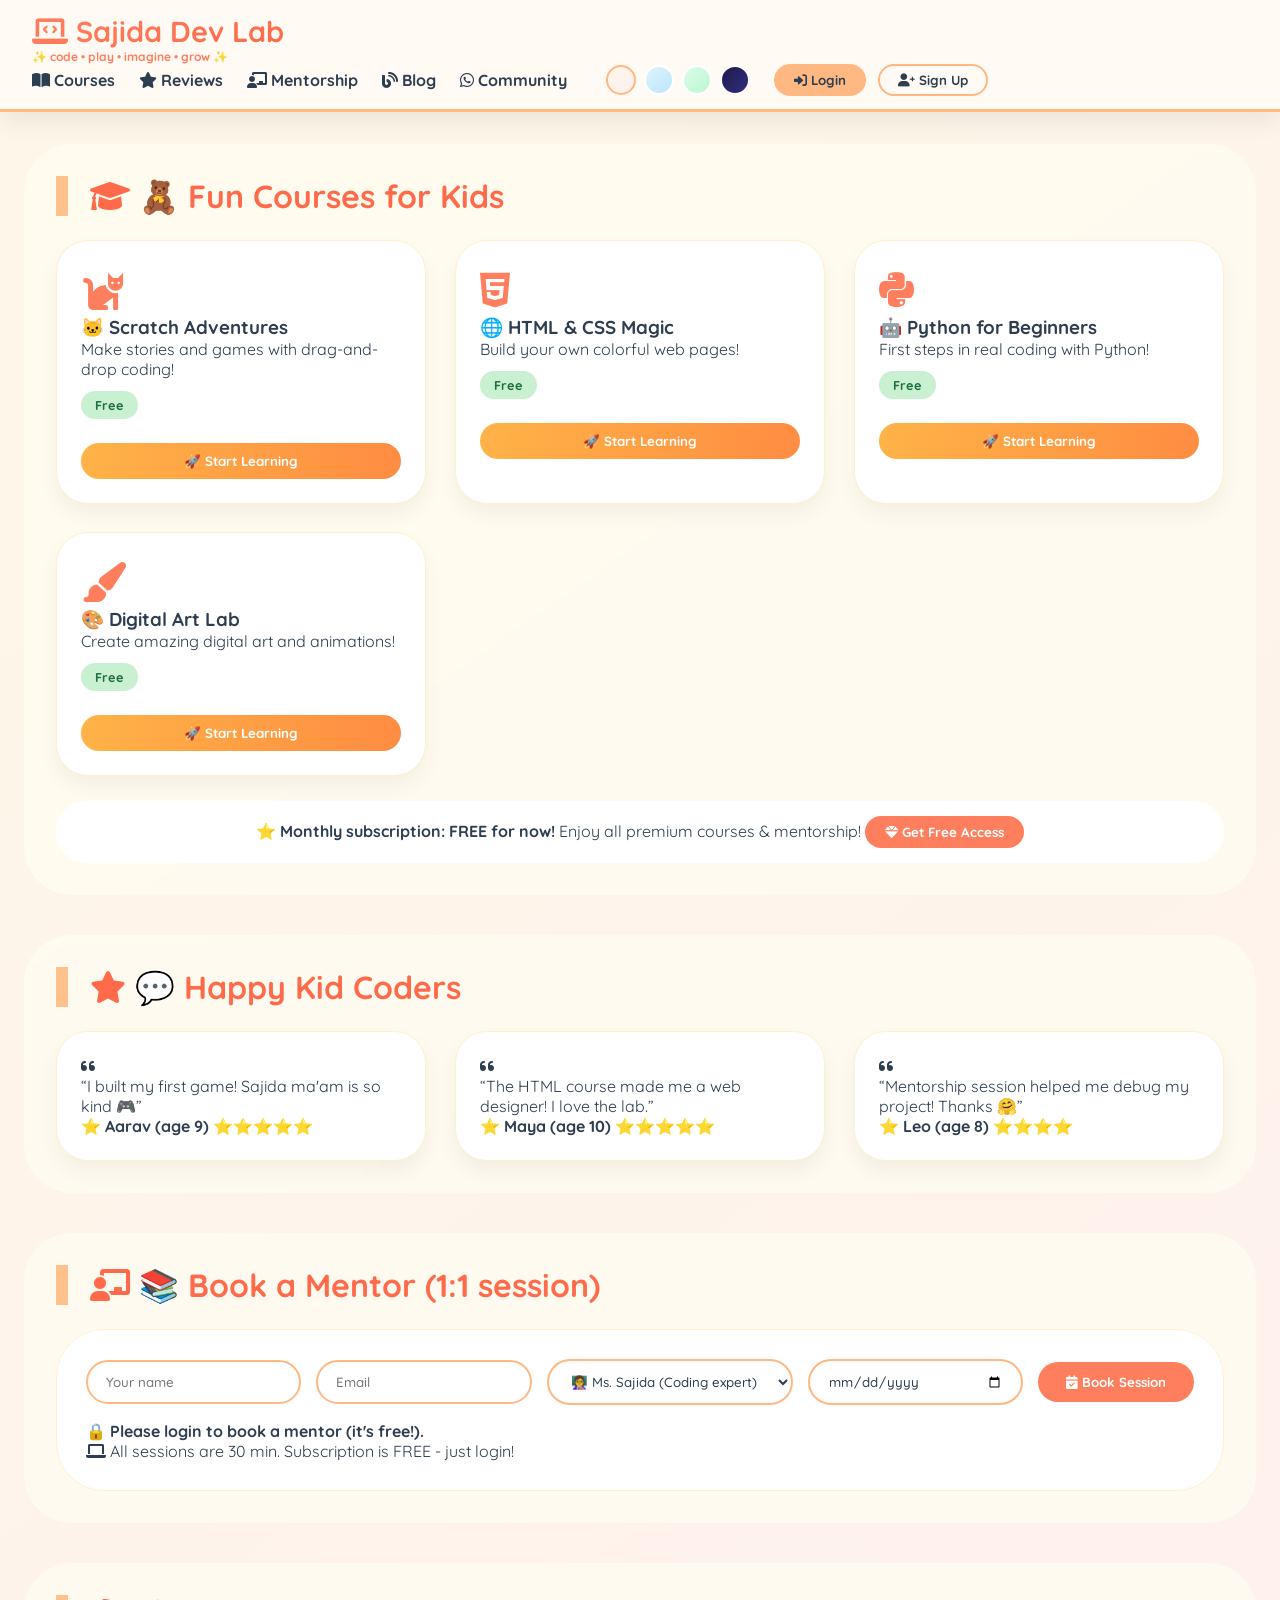
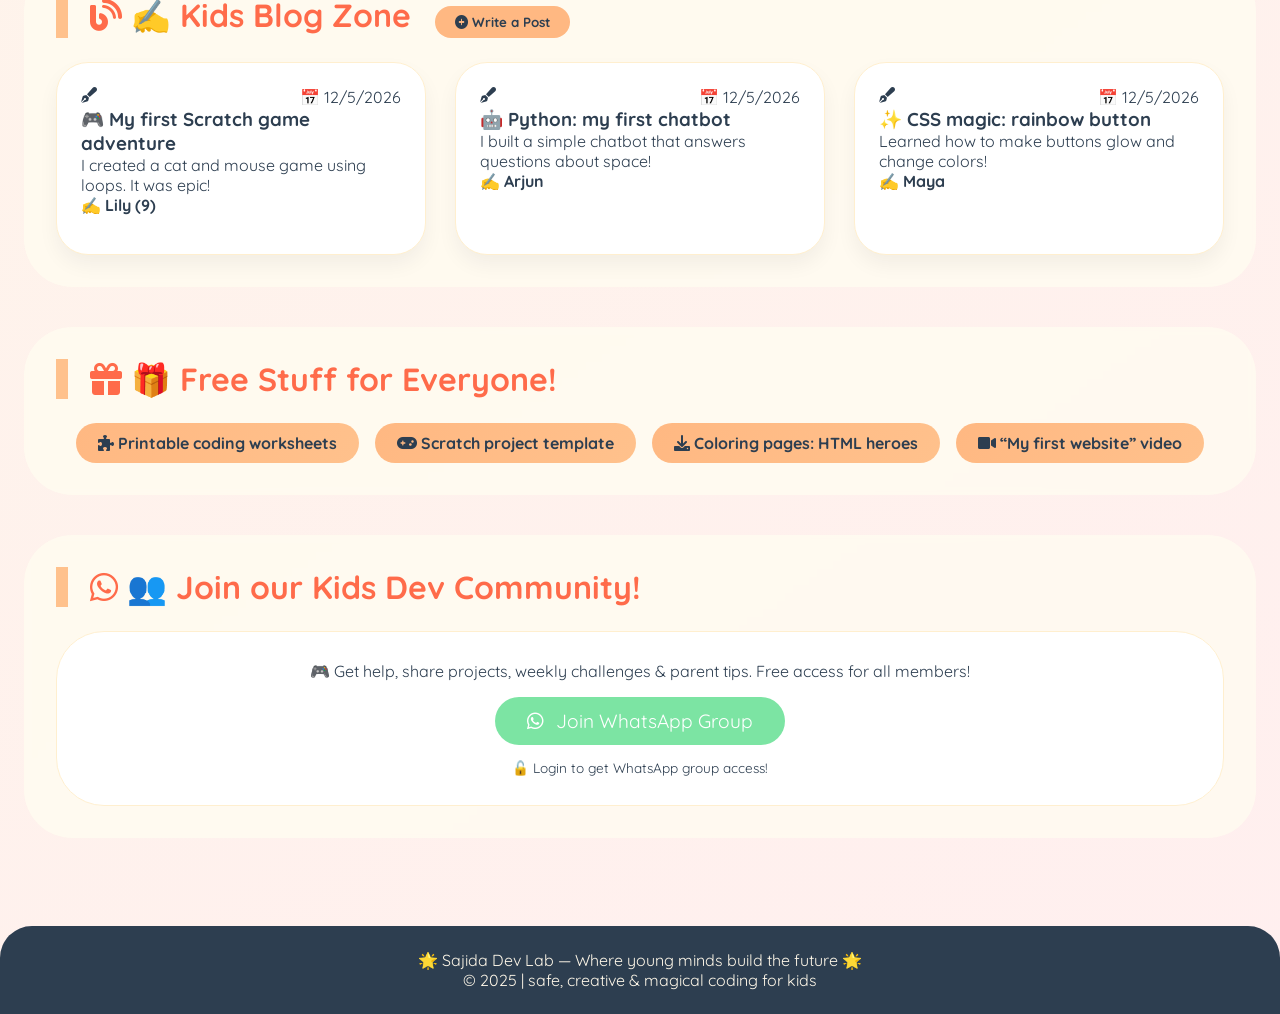
<file: index.html>
<!DOCTYPE html>
<html lang="en">
<head>
    <meta charset="UTF-8">
    <meta name="viewport" content="width=device-width, initial-scale=1.0">
    <title>Sajida Dev Lab | Main Hub</title>
    <link href="https://fonts.googleapis.com/css2?family=Quicksand:wght@400;500;600;700;800&display=swap" rel="stylesheet">
    <link rel="stylesheet" href="https://cdnjs.cloudflare.com/ajax/libs/font-awesome/6.0.0-beta3/css/all.min.css">
    <link rel="stylesheet" href="style.css">  <!-- ← ADD THIS LINE -->
</head>
  <link rel="stylesheet" href="https://cdnjs.cloudflare.com/ajax/libs/font-awesome/6.0.0-beta3/css/all.min.css">
  <style>
    * {
      margin: 0;
      padding: 0;
      box-sizing: border-box;
      font-family: 'Quicksand', sans-serif;
    }

    /* ========== THEME VARIABLES (Default: Sunny) ========== */
    :root {
      --bg-gradient-start: #fef7e8;
      --bg-gradient-end: #ffefef;
      --card-bg: white;
      --section-bg: rgba(255,252,240,0.75);
      --text-color: #2d3e50;
      --primary-color: #ff7e5e;
      --primary-light: #ffb882;
      --border-color: #ffefcf;
      --accent: #ff6b4a;
      --accent-light: #ffc18c;
      --button-gradient-start: #ffb347;
      --button-gradient-end: #ff8c42;
    }

    /* Theme 2: Ocean */
    body.theme-ocean {
      --bg-gradient-start: #e0f2fe;
      --bg-gradient-end: #bae6fd;
      --card-bg: #f0f9ff;
      --section-bg: rgba(224, 242, 254, 0.8);
      --text-color: #0c4a6e;
      --primary-color: #0ea5e9;
      --primary-light: #7dd3fc;
      --border-color: #bae6fd;
      --accent: #0284c7;
      --accent-light: #38bdf8;
      --button-gradient-start: #0ea5e9;
      --button-gradient-end: #0284c7;
    }

    /* Theme 3: Forest */
    body.theme-forest {
      --bg-gradient-start: #dcfce7;
      --bg-gradient-end: #bbf7d0;
      --card-bg: #f0fdf4;
      --section-bg: rgba(220, 252, 231, 0.8);
      --text-color: #14532d;
      --primary-color: #22c55e;
      --primary-light: #86efac;
      --border-color: #bbf7d0;
      --accent: #16a34a;
      --accent-light: #4ade80;
      --button-gradient-start: #22c55e;
      --button-gradient-end: #16a34a;
    }

    /* Theme 4: Galaxy */
    body.theme-galaxy {
      --bg-gradient-start: #1e1b4b;
      --bg-gradient-end: #312e81;
      --card-bg: #2d2a5e;
      --section-bg: rgba(30, 27, 75, 0.8);
      --text-color: #e0e7ff;
      --primary-color: #c084fc;
      --primary-light: #d8b4fe;
      --border-color: #4c1d95;
      --accent: #a855f7;
      --accent-light: #c084fc;
      --button-gradient-start: #c084fc;
      --button-gradient-end: #a855f7;
    }

    body {
      background: linear-gradient(145deg, var(--bg-gradient-start) 0%, var(--bg-gradient-end) 100%);
      color: var(--text-color);
      scroll-behavior: smooth;
      transition: background 0.3s ease, color 0.3s ease;
    }

    .navbar {
      background: rgba(255, 251, 245, 0.95);
      backdrop-filter: blur(16px);
      padding: 0.8rem 2rem;
      display: flex;
      flex-wrap: wrap;
      justify-content: space-between;
      align-items: center;
      box-shadow: 0 8px 25px rgba(0,0,0,0.08);
      position: sticky;
      top: 0;
      z-index: 100;
      border-bottom: 3px solid var(--primary-light);
    }
    .logo h1 {
      font-size: 1.8rem;
      font-weight: 800;
      background: linear-gradient(135deg, var(--primary-color), var(--accent));
      -webkit-background-clip: text;
      background-clip: text;
      color: transparent;
    }
    .logo p { font-size: 0.75rem; font-weight: 700; color: var(--primary-color); }
    .nav-links { display: flex; gap: 1.5rem; align-items: center; flex-wrap: wrap; }
    .nav-links a { text-decoration: none; font-weight: 700; color: var(--text-color); transition: 0.2s; }
    .nav-links a:hover { color: var(--accent); }
    .auth-buttons { display: flex; gap: 12px; }
    .btn-sm { background: var(--primary-light); border: none; padding: 8px 20px; border-radius: 40px; font-weight: bold; cursor: pointer; transition: 0.2s; color: var(--text-color); }
    .btn-sm-outline { background: transparent; border: 2px solid var(--primary-light); padding: 6px 18px; border-radius: 40px; font-weight: bold; cursor: pointer; color: var(--text-color); }
    .btn-sm:hover, .btn-sm-outline:hover { background: var(--primary-color); color: white; transform: scale(0.96); }
    .container { max-width: 1300px; margin: 0 auto; padding: 2rem 1.5rem; }
    section { background: var(--section-bg); border-radius: 48px; padding: 2rem; margin-bottom: 2.5rem; backdrop-filter: blur(3px); transition: background 0.3s; }
    h2 { font-size: 2rem; font-weight: 800; color: var(--accent); border-left: 12px solid var(--accent-light); padding-left: 22px; margin-bottom: 1.5rem; }
    .card-grid { display: grid; grid-template-columns: repeat(auto-fit, minmax(280px, 1fr)); gap: 1.8rem; }
    .course-card, .testimonial-card, .blog-card { background: var(--card-bg); border-radius: 32px; padding: 1.5rem; transition: 0.2s; box-shadow: 0 10px 20px rgba(0,0,0,0.05); border: 1px solid var(--border-color); }
    .course-card:hover, .blog-card:hover { transform: translateY(-6px); box-shadow: 0 20px 30px rgba(0, 0, 0, 0.1); }
    .course-icon { font-size: 2.5rem; color: var(--primary-color); }
    .price-tag { background: var(--primary-light); display: inline-block; padding: 6px 14px; border-radius: 40px; font-weight: bold; font-size: 0.8rem; margin: 12px 0; color: var(--text-color); }
    .free-badge { background: #c8f0d1; color: #1f6e3f; }
    .btn-enroll { background: linear-gradient(95deg, var(--button-gradient-start), var(--button-gradient-end)); border: none; padding: 10px 0; width: 100%; border-radius: 60px; font-weight: bold; margin-top: 12px; cursor: pointer; color: white; transition: 0.2s; }
    .btn-enroll:hover { opacity: 0.9; transform: scale(1.01); }
    .mentor-book-area { background: var(--card-bg); border-radius: 48px; padding: 1.8rem; border: 1px solid var(--border-color); }
    .book-slot { display: flex; gap: 15px; flex-wrap: wrap; align-items: center; }
    input, textarea, select { padding: 12px 18px; border-radius: 60px; border: 2px solid var(--primary-light); background: var(--card-bg); font-weight: 500; flex: 1; color: var(--text-color); }
    button { background: var(--primary-color); border: none; padding: 12px 28px; border-radius: 60px; font-weight: bold; cursor: pointer; color: white; transition: 0.2s; }
    button:hover { opacity: 0.9; transform: scale(0.98); }
    .community-box { background: var(--card-bg); border-radius: 48px; padding: 1.8rem; text-align: center; border: 1px solid var(--border-color); }
    .whatsapp-btn { background: #25D366; color: white; font-size: 1.2rem; padding: 12px 32px; border-radius: 60px; display: inline-flex; gap: 12px; align-items: center; text-decoration: none; transition: 0.2s; }
    .whatsapp-btn:hover { transform: scale(1.02); background: #20b859; }
    .free-stuff-grid { display: flex; flex-wrap: wrap; gap: 1rem; justify-content: center; }
    .free-item { background: linear-gradient(125deg, var(--primary-light), var(--accent-light)); border-radius: 80px; padding: 10px 22px; font-weight: bold; color: var(--text-color); }
    .modal { display: none; position: fixed; top: 0; left: 0; width: 100%; height: 100%; background: rgba(0,0,0,0.55); align-items: center; justify-content: center; z-index: 1000; backdrop-filter: blur(4px); }
    .modal-content { background: var(--card-bg); padding: 2rem; border-radius: 48px; width: 90%; max-width: 420px; text-align: center; animation: popIn 0.2s ease; color: var(--text-color); }
    @keyframes popIn { from { transform: scale(0.9); opacity: 0; } to { transform: scale(1); opacity: 1; } }
    .close-modal { float: right; font-size: 26px; cursor: pointer; }
    footer { background: var(--text-color); color: var(--bg-gradient-start); text-align: center; padding: 1.5rem; border-radius: 32px 32px 0 0; margin-top: 1rem; }
    .toast { position: fixed; bottom: 20px; right: 20px; background: var(--accent); color: white; padding: 12px 24px; border-radius: 60px; z-index: 1100; font-weight: bold; }
    .theme-selector { display: flex; gap: 8px; margin-left: 15px; }
    .theme-btn { width: 30px; height: 30px; border-radius: 50%; cursor: pointer; border: 2px solid white; transition: 0.2s; }
    .theme-btn:hover { transform: scale(1.1); }
    .theme-sunny { background: linear-gradient(135deg, #fef7e8, #ffefef); border: 2px solid #ffb882; }
    .theme-ocean-btn { background: linear-gradient(135deg, #e0f2fe, #bae6fd); }
    .theme-forest-btn { background: linear-gradient(135deg, #dcfce7, #bbf7d0); }
    .theme-galaxy-btn { background: linear-gradient(135deg, #1e1b4b, #312e81); }
    .blog-actions { margin-top: 15px; display: flex; gap: 12px; justify-content: flex-end; }
    .edit-btn, .delete-btn { background: var(--primary-light); border: none; padding: 6px 14px; border-radius: 50px; font-size: 0.75rem; font-weight: bold; cursor: pointer; color: var(--text-color); }
    @media (max-width: 760px) { .navbar { flex-direction: column; gap: 12px; } h2 { font-size: 1.5rem; } .book-slot { flex-direction: column; } }
  </style>
</head>
<body>

<nav class="navbar">
  <div class="logo">
    <h1><i class="fas fa-laptop-code"></i> Sajida Dev Lab</h1>
    <p>✨ code • play • imagine • grow ✨</p>
  </div>
  <div class="nav-links">
    <a href="#courses"><i class="fas fa-book-open"></i> Courses</a>
    <a href="#testimonials"><i class="fas fa-star"></i> Reviews</a>
    <a href="#mentorship"><i class="fas fa-chalkboard-user"></i> Mentorship</a>
    <a href="#blog"><i class="fas fa-blog"></i> Blog</a>
    <a href="#community"><i class="fab fa-whatsapp"></i> Community</a>
    <div class="theme-selector">
      <div class="theme-btn theme-sunny" data-theme="sunny" title="Sunny Theme"></div>
      <div class="theme-btn theme-ocean-btn" data-theme="ocean" title="Ocean Theme"></div>
      <div class="theme-btn theme-forest-btn" data-theme="forest" title="Forest Theme"></div>
      <div class="theme-btn theme-galaxy-btn" data-theme="galaxy" title="Galaxy Theme"></div>
    </div>
    <div class="auth-buttons" id="authButtons">
      <button class="btn-sm" id="loginBtn"><i class="fas fa-sign-in-alt"></i> Login</button>
      <button class="btn-sm-outline" id="signupBtn"><i class="fas fa-user-plus"></i> Sign Up</button>
    </div>
    <div id="userStatus" style="font-weight:bold; font-size:0.9rem;"></div>
  </div>
</nav>

<main class="container">
  <section id="courses">
    <h2><i class="fas fa-graduation-cap"></i> 🧸 Fun Courses for Kids</h2>
    <div class="card-grid" id="coursesGrid"></div>
    <div style="margin-top: 25px; text-align:center; background: var(--card-bg); padding: 15px; border-radius: 60px;">
      <p>⭐ <strong>Monthly subscription: FREE for now!</strong> Enjoy all premium courses & mentorship! <button id="showSubscribeModal" class="btn-sm" style="background: var(--primary-color); color:white;"><i class="fas fa-gem"></i> Get Free Access</button></p>
    </div>
  </section>

  <section id="testimonials">
    <h2><i class="fas fa-star"></i> 💬 Happy Kid Coders</h2>
    <div class="card-grid" id="testimonialsList"></div>
  </section>

  <section id="mentorship">
    <h2><i class="fas fa-chalkboard-user"></i> 📚 Book a Mentor (1:1 session)</h2>
    <div class="mentor-book-area">
      <div class="book-slot">
        <input type="text" id="studentName" placeholder="Your name">
        <input type="email" id="studentEmail" placeholder="Email">
        <select id="mentorSelect">
          <option value="Ms. Sajida">👩‍🏫 Ms. Sajida (Coding expert)</option>
          <option value="Mr. Robo">🤖 Mr. Robo (Game Dev)</option>
          <option value="Dr. Pixel">🎨 Dr. Pixel (Art & Animation)</option>
        </select>
        <input type="date" id="bookingDate">
        <button id="bookMentorBtn"><i class="fas fa-calendar-check"></i> Book Session</button>
      </div>
      <div id="bookingMessage" style="margin-top:16px; font-weight:bold;"></div>
      <p><i class="fas fa-laptop"></i> All sessions are 30 min. Subscription is FREE - just login!</p>
    </div>
  </section>

  <section id="blog">
    <h2><i class="fas fa-blog"></i> ✍️ Kids Blog Zone <button id="openAddBlogModal" class="btn-sm" style="margin-left: 15px;"><i class="fas fa-plus-circle"></i> Write a Post</button></h2>
    <div class="card-grid" id="blogPostsContainer"></div>
  </section>

  <section id="free-stuff">
    <h2><i class="fas fa-gift"></i> 🎁 Free Stuff for Everyone!</h2>
    <div class="free-stuff-grid">
      <div class="free-item"><i class="fas fa-puzzle-piece"></i> Printable coding worksheets</div>
      <div class="free-item"><i class="fas fa-gamepad"></i> Scratch project template</div>
      <div class="free-item"><i class="fas fa-download"></i> Coloring pages: HTML heroes</div>
      <div class="free-item"><i class="fas fa-video"></i> “My first website” video</div>
    </div>
  </section>

  <section id="community">
    <h2><i class="fab fa-whatsapp"></i> 👥 Join our Kids Dev Community!</h2>
    <div class="community-box">
      <p style="margin-bottom: 16px;">🎮 Get help, share projects, weekly challenges & parent tips. Free access for all members!</p>
      <a href="#" target="_blank" class="whatsapp-btn" id="whatsappLink"><i class="fab fa-whatsapp"></i> Join WhatsApp Group</a>
      <p id="waMsg" style="margin-top:14px; font-size:0.85rem;">🔓 Free for everyone! Login to get the invite link.</p>
    </div>
  </section>
</main>

<footer>
  <p>🌟 Sajida Dev Lab — Where young minds build the future 🌟 <br> © 2025 | safe, creative & magical coding for kids</p>
</footer>

<!-- Modals -->
<div id="loginModal" class="modal"><div class="modal-content"><span class="close-modal" id="closeLogin">&times;</span><h3><i class="fas fa-key"></i> Login</h3><input type="text" id="loginUsername" placeholder="Username"><input type="password" id="loginPassword" placeholder="Password"><button id="doLogin">Login</button><p style="margin-top:12px;">Demo: any username / any password</p></div></div>
<div id="signupModal" class="modal"><div class="modal-content"><span class="close-modal" id="closeSignup">&times;</span><h3><i class="fas fa-user-plus"></i> Sign Up</h3><input type="text" id="signupName" placeholder="Full name"><input type="email" id="signupEmail" placeholder="Email"><input type="password" id="signupPass" placeholder="Password"><button id="doSignup">Create Account (Free)</button></div></div>
<div id="subscribeModal" class="modal"><div class="modal-content"><span class="close-modal" id="closeSubs">&times;</span><h3>🎉 Free Subscription!</h3><p>All premium courses and mentorship are <strong>completely FREE</strong> for now!</p><p>Click below to unlock everything.</p><button id="confirmSubscribe" style="margin-top:15px;">Activate Free Access</button></div></div>
<div id="blogModal" class="modal"><div class="modal-content"><span class="close-modal" id="closeBlogModal">&times;</span><h3 id="blogModalTitle"><i class="fas fa-feather-alt"></i> Create Blog Post</h3><input type="text" id="blogTitle" placeholder="Post Title"><textarea id="blogContent" rows="4" placeholder="Write your awesome coding story..."></textarea><input type="text" id="blogAuthor" placeholder="Your Name"><button id="saveBlogBtn">Publish Post</button><input type="hidden" id="editBlogId"></div></div>

<script>
  // ========== GLOBAL STATE ==========
  let currentUser = null;
  let blogPosts = [];
  let bookings = [];

  // Theme System with Save
  function setTheme(themeName) {
    document.body.classList.remove('theme-ocean', 'theme-forest', 'theme-galaxy');
    if (themeName === 'ocean') document.body.classList.add('theme-ocean');
    else if (themeName === 'forest') document.body.classList.add('theme-forest');
    else if (themeName === 'galaxy') document.body.classList.add('theme-galaxy');
    else document.body.className = '';
    localStorage.setItem('sajida_theme', themeName);
  }
  function loadTheme() {
    const saved = localStorage.getItem('sajida_theme');
    if (saved) setTheme(saved);
    else setTheme('sunny');
  }
  document.querySelectorAll('.theme-btn').forEach(btn => {
    btn.addEventListener('click', () => {
      const theme = btn.getAttribute('data-theme');
      setTheme(theme);
    });
  });

  // Toast helper
  function showToast(msg, isError = false) {
    let toast = document.createElement('div');
    toast.className = 'toast';
    toast.innerHTML = msg;
    toast.style.background = isError ? '#c0392b' : '#2c6e2f';
    document.body.appendChild(toast);
    setTimeout(() => toast.remove(), 2800);
  }

  // Blog System
  function loadBlogFromStorage() {
    const stored = localStorage.getItem('sajida_blog_posts');
    if (stored) blogPosts = JSON.parse(stored);
    else {
      blogPosts = [
        { id: "b1", title: "🎮 My first Scratch game adventure", content: "I created a cat and mouse game using loops. It was epic!", author: "Lily (9)", date: new Date().toLocaleDateString() },
        { id: "b2", title: "🤖 Python: my first chatbot", content: "I built a simple chatbot that answers questions about space!", author: "Arjun", date: new Date().toLocaleDateString() },
        { id: "b3", title: "✨ CSS magic: rainbow button", content: "Learned how to make buttons glow and change colors!", author: "Maya", date: new Date().toLocaleDateString() }
      ];
      saveBlogToStorage();
    }
    renderBlogPosts();
  }
  function saveBlogToStorage() { localStorage.setItem('sajida_blog_posts', JSON.stringify(blogPosts)); }
  function renderBlogPosts() {
    const container = document.getElementById('blogPostsContainer');
    if (!container) return;
    if (blogPosts.length === 0) { container.innerHTML = `<div style="grid-column:1/-1; text-align:center;">✨ No posts yet. Be first to share! ✨</div>`; return; }
    container.innerHTML = blogPosts.map(post => `
      <div class="blog-card">
        <div style="display:flex; justify-content:space-between;"><i class="fas fa-pen-fancy"></i><span>📅 ${post.date}</span></div>
        <h3>${escapeHtml(post.title)}</h3>
        <p>${escapeHtml(post.content.length > 100 ? post.content.substring(0,100)+'...' : post.content)}</p>
        <div><strong>✍️ ${escapeHtml(post.author || 'Kid Coder')}</strong></div>
        <div class="blog-actions">${ currentUser ? `<button class="edit-btn" data-id="${post.id}"><i class="fas fa-edit"></i> Edit</button><button class="delete-btn" data-id="${post.id}"><i class="fas fa-trash-alt"></i> Delete</button>` : ''}</div>
      </div>
    `).join('');
    document.querySelectorAll('.edit-btn').forEach(btn => btn.addEventListener('click', (e) => { const id = btn.getAttribute('data-id'); openEditModal(id); }));
    document.querySelectorAll('.delete-btn').forEach(btn => btn.addEventListener('click', (e) => { const id = btn.getAttribute('data-id'); if (confirm("Delete post?")) { blogPosts = blogPosts.filter(p => p.id !== id); saveBlogToStorage(); renderBlogPosts(); showToast("Post deleted!"); } }));
  }
  function escapeHtml(str) { if (!str) return ''; return str.replace(/[&<>]/g, function(m){ if(m==='&') return '&amp;'; if(m==='<') return '&lt;'; if(m==='>') return '&gt;'; return m;}); }
  function openAddModal() { if (!currentUser) { showToast("Please login first!", true); return; } document.getElementById('blogModalTitle').innerHTML = '<i class="fas fa-feather-alt"></i> Create New Post'; document.getElementById('blogTitle').value = ''; document.getElementById('blogContent').value = ''; document.getElementById('blogAuthor').value = currentUser.username; document.getElementById('editBlogId').value = ''; document.getElementById('blogModal').style.display = 'flex'; }
  function openEditModal(id) { const post = blogPosts.find(p => p.id === id); if (post) { document.getElementById('blogModalTitle').innerHTML = '<i class="fas fa-edit"></i> Edit Post'; document.getElementById('blogTitle').value = post.title; document.getElementById('blogContent').value = post.content; document.getElementById('blogAuthor').value = post.author; document.getElementById('editBlogId').value = post.id; document.getElementById('blogModal').style.display = 'flex'; } }
  function saveBlogFromModal() { const title = document.getElementById('blogTitle').value.trim(); const content = document.getElementById('blogContent').value.trim(); let author = document.getElementById('blogAuthor').value.trim(); const editId = document.getElementById('editBlogId').value; if (!title || !content) { showToast("Title & content required!", true); return; } if (!author) author = "Young Coder"; if (editId) { const idx = blogPosts.findIndex(p => p.id === editId); if (idx !== -1) { blogPosts[idx] = { ...blogPosts[idx], title, content, author, date: new Date().toLocaleDateString() }; saveBlogToStorage(); renderBlogPosts(); showToast("Post updated!"); } } else { const newPost = { id: Date.now().toString() + Math.random().toString(36).substr(2, 5), title, content, author, date: new Date().toLocaleDateString() }; blogPosts.unshift(newPost); saveBlogToStorage(); renderBlogPosts(); showToast("New post published! 🎉"); } closeBlogModal(); }
  function closeBlogModal() { document.getElementById('blogModal').style.display = 'none'; }

  // Courses - FULLY WORKING with interactive lessons
  const coursesData = [
    { id: 1, title: "🐱 Scratch Adventures", icon: "fas fa-cat", desc: "Make stories and games with drag-and-drop coding!", type: "free", price: "Free", lesson: "Scratch lets you create animations and games without typing code. Try making a cat chase a mouse!" },
    { id: 2, title: "🌐 HTML & CSS Magic", icon: "fab fa-html5", desc: "Build your own colorful web pages!", type: "free", price: "Free", lesson: "HTML structures your page, CSS makes it beautiful. Try changing colors and fonts!" },
    { id: 3, title: "🤖 Python for Beginners", icon: "fab fa-python", desc: "First steps in real coding with Python!", type: "free", price: "Free", lesson: "Python uses simple words like 'print' and 'if'. Try: print('Hello, world!')" },
    { id: 4, title: "🎨 Digital Art Lab", icon: "fas fa-paintbrush", desc: "Create amazing digital art and animations!", type: "free", price: "Free", lesson: "Use digital tools to draw, paint, and animate your own characters!" }
  ];

  function renderCourses() {
    const container = document.getElementById('coursesGrid');
    if (!container) return;
    container.innerHTML = '';
    coursesData.forEach(course => {
      const card = document.createElement('div');
      card.className = 'course-card';
      card.innerHTML = `
        <div class="course-icon"><i class="${course.icon}"></i></div>
        <h3>${course.title}</h3>
        <p>${course.desc}</p>
        <span class="price-tag free-badge">${course.price}</span>
        <button class="btn-enroll" data-course="${course.id}">🚀 Start Learning</button>
      `;
      const btn = card.querySelector('.btn-enroll');
      btn.addEventListener('click', () => {
        showToast(`📚 ${course.title}\n\n${course.lesson}\n\n✨ Happy coding! ✨`);
      });
      container.appendChild(card);
    });
  }

  const testimonialsData = [
    { name: "Aarav (age 9)", text: "I built my first game! Sajida ma'am is so kind 🎮", rating: "⭐⭐⭐⭐⭐" },
    { name: "Maya (age 10)", text: "The HTML course made me a web designer! I love the lab.", rating: "⭐⭐⭐⭐⭐" },
    { name: "Leo (age 8)", text: "Mentorship session helped me debug my project! Thanks 🤗", rating: "⭐⭐⭐⭐" }
  ];
  function renderTestimonials() {
    const tC = document.getElementById('testimonialsList');
    if (tC) tC.innerHTML = testimonialsData.map(t => `<div class="testimonial-card"><i class="fas fa-quote-left"></i><p>“${t.text}”</p><h4>⭐ ${t.name} ${t.rating}</h4></div>`).join('');
  }

  function refreshUI() {
    renderCourses();
    const userDiv = document.getElementById('userStatus');
    const authDiv = document.getElementById('authButtons');
    if (currentUser) {
      userDiv.innerHTML = `👋 Hi ${currentUser.username} <span style="background:gold; border-radius:30px; padding:2px 12px; font-size:0.7rem;">⭐ Free Member</span> <button id="logoutBtn" class="btn-sm" style="background:#ddd;">Logout</button>`;
      document.getElementById('logoutBtn')?.addEventListener('click', () => { currentUser = null; localStorage.removeItem('sajidaUser'); refreshUI(); renderBlogPosts(); showToast("Logged out"); });
      if (authDiv) authDiv.style.display = 'none';
      document.getElementById('bookingMessage').innerHTML = '✅ You are logged in! Book your mentor now.';
      document.getElementById('bookMentorBtn').disabled = false;
      const waLink = document.getElementById('whatsappLink');
      waLink.href = "https://chat.whatsapp.com/KidsDevLabFree";
      waLink.style.opacity = "1";
      document.getElementById('waMsg').innerHTML = "🎉 Click to join our free WhatsApp community!";
    } else {
      userDiv.innerHTML = '';
      if (authDiv) authDiv.style.display = 'flex';
      document.getElementById('bookingMessage').innerHTML = '🔒 Please login to book a mentor (it\'s free!).';
      document.getElementById('bookMentorBtn').disabled = true;
      const waLink = document.getElementById('whatsappLink');
      waLink.href = "javascript:void(0);";
      waLink.style.opacity = "0.6";
      document.getElementById('waMsg').innerHTML = "🔓 Login to get WhatsApp group access!";
      waLink.onclick = (e) => { e.preventDefault(); showToast("Please login first!", true); };
    }
    renderBlogPosts();
  }

  function handleSubscribe() {
    if (!currentUser) { showToast("Please login first!", true); return false; }
    showToast("✨ You already have free access to all premium content! ✨");
    return true;
  }

  function bookMentorship() {
    if (!currentUser) { showToast("Please login to book a mentor!", true); return; }
    const name = document.getElementById('studentName').value.trim();
    const email = document.getElementById('studentEmail').value.trim();
    const mentor = document.getElementById('mentorSelect').value;
    const date = document.getElementById('bookingDate').value;
    if (!name || !email || !date) { showToast("Please fill all booking fields!", true); return; }
    bookings.push({ name, email, mentor, date, userId: currentUser.username });
    document.getElementById('bookingMessage').innerHTML = `🎉 Booked with ${mentor} on ${date}! We'll email you a confirmation.`;
    document.getElementById('studentName').value = '';
    document.getElementById('studentEmail').value = '';
    document.getElementById('bookingDate').value = '';
    showToast("Session booked! Check your email.");
  }

  function loginUser(uname, pwd) {
    let stored = localStorage.getItem('sajidaUser');
    if (stored) {
      let u = JSON.parse(stored);
      if (u.username === uname && u.password === pwd) {
        currentUser = { username: u.username, email: u.email, isSubscribed: true };
        localStorage.setItem('sajidaUser', JSON.stringify(currentUser));
        refreshUI();
        closeModals();
        showToast(`Welcome back ${currentUser.username}!`);
        return true;
      }
    }
    // Auto-create account for any login (simple demo)
    currentUser = { username: uname || "Coder", email: uname + "@kid.com", isSubscribed: true };
    localStorage.setItem('sajidaUser', JSON.stringify(currentUser));
    refreshUI();
    closeModals();
    showToast(`Welcome ${currentUser.username}! All courses are FREE!`);
    return true;
  }

  function signupUser(fullname, email, pass) {
    if (!fullname || !email || !pass) { showToast("All fields required!", true); return; }
    let newUser = { username: fullname.split(' ')[0], email: email, password: pass, isSubscribed: true };
    localStorage.setItem('sajidaUser', JSON.stringify(newUser));
    currentUser = { username: newUser.username, email: newUser.email, isSubscribed: true };
    refreshUI();
    closeModals();
    showToast("Account created! You now have FREE access to everything!");
  }

  // Modal handling
  const loginModal = document.getElementById('loginModal'), signupModal = document.getElementById('signupModal'), subscribeModal = document.getElementById('subscribeModal'), blogModal = document.getElementById('blogModal');
  function openModal(modal) { modal.style.display = 'flex'; }
  function closeModals() { loginModal.style.display = 'none'; signupModal.style.display = 'none'; subscribeModal.style.display = 'none'; blogModal.style.display = 'none'; }
  document.getElementById('loginBtn').onclick = () => openModal(loginModal);
  document.getElementById('signupBtn').onclick = () => openModal(signupModal);
  document.getElementById('showSubscribeModal').onclick = () => openModal(subscribeModal);
  document.getElementById('closeLogin').onclick = closeModals; document.getElementById('closeSignup').onclick = closeModals; document.getElementById('closeSubs').onclick = closeModals; document.getElementById('closeBlogModal').onclick = closeBlogModal;
  window.onclick = (e) => { if (e.target === loginModal || e.target === signupModal || e.target === subscribeModal || e.target === blogModal) closeModals(); };
  document.getElementById('doLogin').onclick = () => loginUser(document.getElementById('loginUsername').value, document.getElementById('loginPassword').value);
  document.getElementById('doSignup').onclick = () => signupUser(document.getElementById('signupName').value, document.getElementById('signupEmail').value, document.getElementById('signupPass').value);
  document.getElementById('confirmSubscribe').onclick = () => { handleSubscribe(); closeModals(); };
  document.getElementById('bookMentorBtn').addEventListener('click', bookMentorship);
  document.getElementById('openAddBlogModal').addEventListener('click', () => { if (!currentUser) { showToast("Please login to write a blog!", true); return; } openAddModal(); });
  document.getElementById('saveBlogBtn').addEventListener('click', saveBlogFromModal);

  function loadStored() {
    const stored = localStorage.getItem('sajidaUser');
    if (stored) { try { let u = JSON.parse(stored); currentUser = { username: u.username, email: u.email, isSubscribed: true }; } catch(e){} }
    refreshUI();
  }

  renderTestimonials();
  loadBlogFromStorage();
  loadStored();
  loadTheme();
</script>
</body>
</html>
</file>
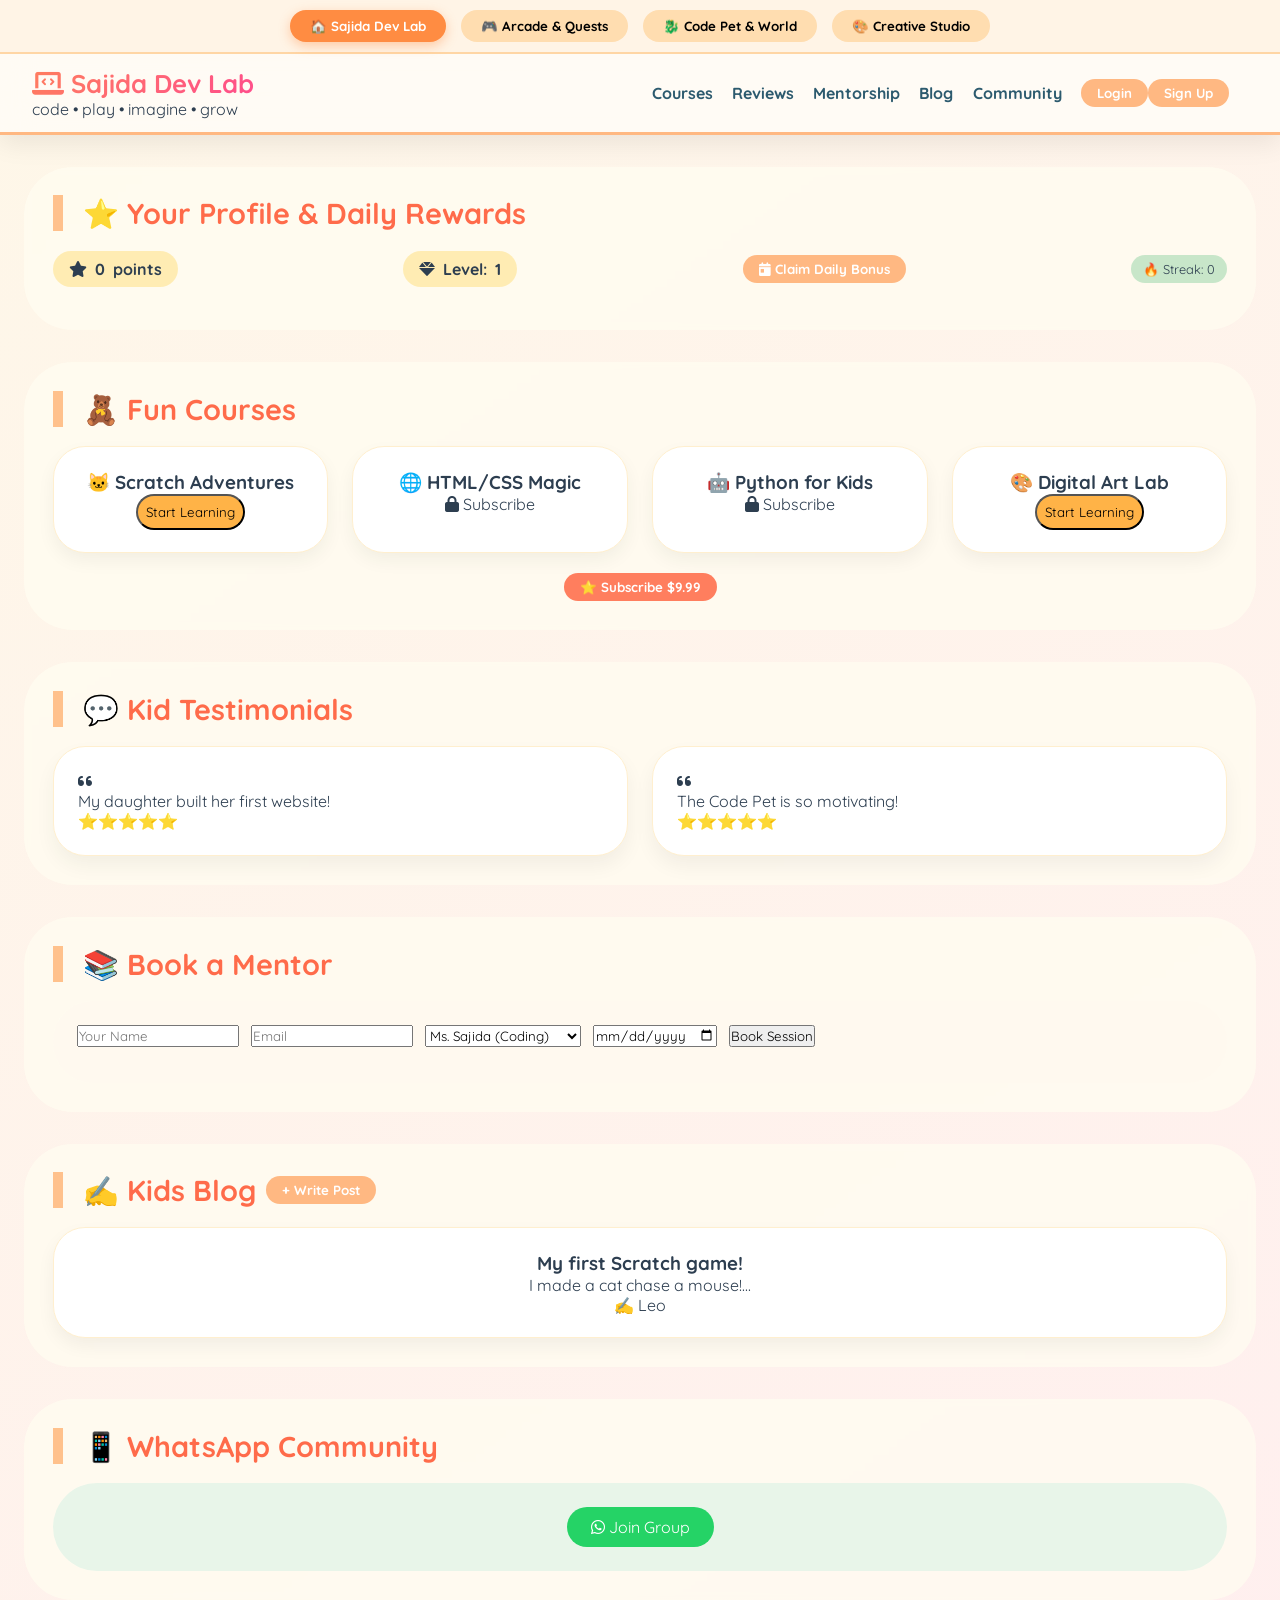
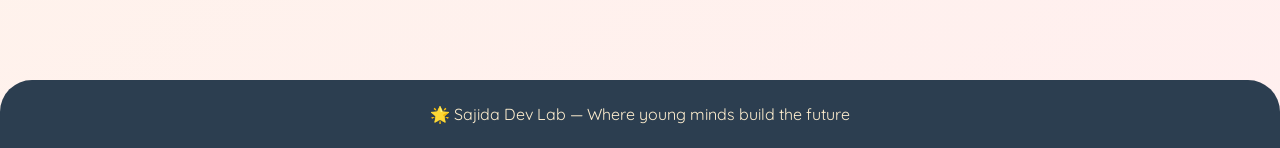
<file: arcade.html>
<!DOCTYPE html>
<html lang="en">
<head>
    <meta charset="UTF-8">
    <meta name="viewport" content="width=device-width, initial-scale=1.0">
    <title>Sajida Dev Lab | Code Pet Arcade</title>
    <link href="https://fonts.googleapis.com/css2?family=Quicksand:wght@400;500;600;700;800&display=swap" rel="stylesheet">
    <link rel="stylesheet" href="https://cdnjs.cloudflare.com/ajax/libs/font-awesome/6.0.0-beta3/css/all.min.css">
    <link rel="stylesheet" href="style.css">  <!-- ← ADD THIS LINE -->
</head>
  <style>
    * { margin: 0; padding: 0; box-sizing: border-box; font-family: 'Quicksand', sans-serif; }
    body { background: linear-gradient(145deg, #fef7e8 0%, #ffefef 100%); color: #2d3e50; scroll-behavior: smooth; }
    .site-switcher { background: #fff4e6; padding: 10px 20px; display: flex; justify-content: center; gap: 15px; border-bottom: 2px solid #ffd6a5; position: sticky; top: 0; z-index: 200; flex-wrap: wrap; }
    .site-btn { background: #ffddb0; border: none; padding: 8px 20px; border-radius: 60px; font-weight: bold; cursor: pointer; transition: 0.2s; }
    .site-btn.active { background: #ff8c42; color: white; box-shadow: 0 4px 12px #ff8c4266; }
    .website-container { display: block; }
    .hidden-website { display: none; }
    .navbar { background: rgba(255, 251, 245, 0.96); backdrop-filter: blur(16px); padding: 0.8rem 2rem; display: flex; flex-wrap: wrap; justify-content: space-between; align-items: center; box-shadow: 0 8px 25px rgba(0,0,0,0.08); border-bottom: 3px solid #ffb882; }
    .logo h1 { font-size: 1.6rem; font-weight: 800; background: linear-gradient(135deg, #ff7e5e, #ff4d8c); -webkit-background-clip: text; background-clip: text; color: transparent; }
    .nav-links { display: flex; gap: 1.2rem; align-items: center; flex-wrap: wrap; }
    .nav-links a { text-decoration: none; font-weight: 700; color: #2c5a6e; }
    .btn-sm { background: #ffb882; border: none; padding: 6px 16px; border-radius: 40px; font-weight: bold; cursor: pointer; transition: 0.2s; }
    .container { max-width: 1300px; margin: 0 auto; padding: 2rem 1.5rem; }
    section { background: rgba(255,252,240,0.75); border-radius: 48px; padding: 1.8rem; margin-bottom: 2rem; backdrop-filter: blur(3px); }
    h2 { font-size: 1.8rem; color: #ff6b4a; border-left: 10px solid #ffc18c; padding-left: 20px; margin-bottom: 1.2rem; display: flex; align-items: center; gap: 10px; flex-wrap: wrap; }
    .card-grid { display: grid; grid-template-columns: repeat(auto-fit, minmax(260px, 1fr)); gap: 1.5rem; }
    .game-card, .course-card, .blog-card, .pet-card, .challenge-card { background: white; border-radius: 32px; padding: 1.4rem; transition: 0.2s; box-shadow: 0 8px 18px rgba(0,0,0,0.05); border: 1px solid #ffefcf; text-align: center; }
    .play-btn { background: #ff9f4a; margin-top: 12px; padding: 8px 20px; border-radius: 60px; display: inline-block; cursor: pointer; font-weight: bold; border: none; }
    .modal { display: none; position: fixed; top: 0; left: 0; width: 100%; height: 100%; background: rgba(0,0,0,0.6); align-items: center; justify-content: center; z-index: 1000; }
    .modal-content { background: white; padding: 2rem; border-radius: 48px; width: 90%; max-width: 400px; text-align: center; }
    .close-modal { float: right; font-size: 26px; cursor: pointer; }
    footer { background: #2c3e50; color: #ffefcf; text-align: center; padding: 1.5rem; border-radius: 32px 32px 0 0; margin-top: 1rem; }
    .toast { position: fixed; bottom: 20px; right: 20px; background: #2c6e2f; color: white; padding: 12px 24px; border-radius: 60px; z-index: 1100; font-weight: bold; }
    .badge-sub { background: gold; border-radius: 30px; padding: 2px 12px; font-size: 0.7rem; margin-left: 8px; }
    .points-display { background: #ffecb3; border-radius: 40px; padding: 8px 16px; display: inline-flex; align-items: center; gap: 8px; font-weight: bold; }
    .progress-bar { height: 12px; background: #ffddb0; border-radius: 20px; overflow: hidden; margin: 8px 0; }
    .progress-fill { height: 100%; background: #ff8c42; width: 0%; transition: width 0.3s; }
    .daily-badge { background: #c8e6c9; border-radius: 30px; padding: 6px 12px; font-size: 0.8rem; }
    .quest-item { background: #faf0e6; border-radius: 30px; padding: 12px; margin: 8px 0; display: flex; justify-content: space-between; align-items: center; }
    @media (max-width: 700px) { .navbar { flex-direction: column; gap: 10px; } .site-switcher { gap: 8px; } .site-btn { padding: 5px 12px; font-size: 0.8rem; } }
  </style>
</head>
<body>

<div class="site-switcher">
  <button class="site-btn active" id="btnMainSite">🏠 Sajida Dev Lab</button>
  <button class="site-btn" id="btnArcadeSite">🎮 Arcade & Quests</button>
  <button class="site-btn" id="btnCreatureSite">🐉 Code Pet & World</button>
  <button class="site-btn" id="btnCreativeSite">🎨 Creative Studio</button>
</div>

<!-- ==================== MAIN WEBSITE ==================== -->
<div id="mainWebsite" class="website-container">
  <nav class="navbar"><div class="logo"><h1><i class="fas fa-laptop-code"></i> Sajida Dev Lab</h1><p>code • play • imagine • grow</p></div>
  <div class="nav-links"><a href="#courses-main">Courses</a><a href="#testimonials-main">Reviews</a><a href="#mentorship-main">Mentorship</a><a href="#blog-main">Blog</a><a href="#community-main">Community</a>
  <div class="auth-buttons" id="authButtonsMain"><button class="btn-sm" id="loginBtnMain">Login</button><button class="btn-sm" id="signupBtnMain">Sign Up</button></div>
  <div id="userStatusMain" style="font-weight:bold;"></div></div></nav>
  <div class="container">
    <section><h2>⭐ Your Profile & Daily Rewards</h2><div style="display:flex; justify-content:space-between; align-items:center; flex-wrap:wrap; gap:15px;"><div class="points-display"><i class="fas fa-star"></i> <span id="userPointsDisplay">0</span> points</div><div class="points-display"><i class="fas fa-gem"></i> Level: <span id="userLevelSpan">1</span></div><button id="claimDailyBtn" class="btn-sm"><i class="fas fa-calendar-day"></i> Claim Daily Bonus</button><div id="streakBadge" class="daily-badge">🔥 Streak: 0</div></div><div id="activeQuestsMain" style="margin-top:15px;"></div></section>
    <section id="courses-main"><h2>🧸 Fun Courses</h2><div class="card-grid" id="coursesGridMain"></div><div style="text-align:center; margin-top:20px;"><button id="showSubscribeModalMain" class="btn-sm" style="background:#ff7e5e;">⭐ Subscribe $9.99</button></div></section>
    <section id="testimonials-main"><h2>💬 Kid Testimonials</h2><div class="card-grid" id="testimonialsMain"></div></section>
    <section id="mentorship-main"><h2>📚 Book a Mentor</h2><div style="background:#fff9ef; border-radius:40px; padding:1.5rem;"><div style="display:flex; gap:12px; flex-wrap:wrap;"><input type="text" id="studentName" placeholder="Your Name"><input type="email" id="studentEmail" placeholder="Email"><select id="mentorSelect"><option>Ms. Sajida (Coding)</option><option>Mr. Robo (Game Dev)</option><option>Dr. Pixel (Art)</option></select><input type="date" id="bookingDate"><button id="bookMentorBtnMain">Book Session</button></div><div id="bookingMsgMain" style="margin-top:12px;"></div></div></section>
    <section id="blog-main"><h2>✍️ Kids Blog <button id="openBlogModalMain" class="btn-sm">+ Write Post</button></h2><div class="card-grid" id="blogPostsMain"></div></section>
    <section id="community-main"><h2>📱 WhatsApp Community</h2><div style="text-align:center; background:#e8f5e9; border-radius:48px; padding:1.5rem;"><a href="#" id="whatsappLinkMain" style="background:#25D366; color:white; padding:10px 24px; border-radius:60px; text-decoration:none; display:inline-block;"><i class="fab fa-whatsapp"></i> Join Group</a><p id="waMsgMain"></p></div></section>
  </div>
  <footer><p>🌟 Sajida Dev Lab — Where young minds build the future</p></footer>
</div>

<!-- ==================== ARCADE & QUESTS ==================== -->
<div id="arcadeWebsite" class="website-container hidden-website">
  <nav class="navbar" style="background: #ffe5d9;"><div class="logo"><h1><i class="fas fa-gamepad"></i> Arcade & Quests</h1><p>play • earn • level up</p></div>
  <div class="nav-links"><a href="#games">🎮 Games</a><a href="#quiz">🧠 Quiz</a><a href="#leaderboard">🏆 Leaderboard</a><div id="userStatusArcade"></div><button class="btn-sm" id="goToMainFromArcade">🏠 Back</button></div></nav>
  <div class="container">
    <section><h2><i class="fas fa-coins"></i> Arcade Points: <span id="arcadePointsSpan">0</span> &nbsp;|&nbsp; <i class="fas fa-tasks"></i> Quests Completed: <span id="questCountSpan">0</span></h2></section>
    <section id="games"><h2><i class="fas fa-joystick"></i> Mini Games</h2><div class="card-grid" id="gamesGrid"></div></section>
    <section id="quiz"><h2><i class="fas fa-brain"></i> Daily Coding Quiz (+25 points)</h2><div style="background:white; border-radius:40px; padding:1.5rem;"><p id="quizQuestion" style="font-weight:bold;"></p><div id="quizOptions"></div><button id="submitQuiz" class="btn-sm">Submit Answer</button><p id="quizFeedback"></p></div></section>
    <section id="quests"><h2><i class="fas fa-scroll"></i> Active Quests</h2><div id="questsList"></div></section>
    <section id="leaderboard"><h2><i class="fas fa-trophy"></i> Global Leaderboard</h2><div id="leaderboardList" style="background:white; border-radius:40px; padding:1.5rem;"></div></section>
  </div>
  <footer><p>🎮 Complete quests, play games, and climb the ranks!</p></footer>
</div>

<!-- ==================== CODE PET & WORLD ==================== -->
<div id="creatureWebsite" class="website-container hidden-website">
  <nav class="navbar" style="background: #e8f0fe;"><div class="logo"><h1><i class="fas fa-dragon"></i> Code Pet World</h1><p>feed • play • evolve</p></div>
  <div class="nav-links"><a href="#pet">🐾 My Pet</a><a href="#shop">🛒 Shop</a><a href="#inventory">🎒 Inventory</a><div id="userStatusPet"></div><button class="btn-sm" id="goToMainFromPet">🏠 Back</button></div></nav>
  <div class="container">
    <section id="pet"><h2><i class="fas fa-heart"></i> Your Code Pet: <span id="petNameSpan">Pixel</span> <span id="petEvolutionSpan"></span></h2>
      <div class="pet-card"><i id="petIcon" class="fas fa-dragon" style="font-size:4rem;"></i>
        <div class="pet-status"><p>❤️ Happiness: <span id="petHappiness">50</span>%</p><div class="progress-bar"><div id="happinessFill" class="progress-fill" style="width:50%"></div></div>
        <p>⚡ Energy: <span id="petEnergy">50</span>%</p><div class="progress-bar"><div id="energyFill" class="progress-fill" style="width:50%"></div></div>
        <p>⭐ Level: <span id="petLevel">1</span> | ✨ Evolution: <span id="petForm">Baby Dragon</span></p></div>
        <div style="display:flex; gap:10px; justify-content:center; margin-top:15px; flex-wrap:wrap;"><button id="feedPetBtn" class="btn-sm"><i class="fas fa-apple-alt"></i> Feed (+10 happy)</button><button id="playPetBtn" class="btn-sm"><i class="fas fa-gamepad"></i> Play (+5 happy, -5 energy)</button><button id="trainPetBtn" class="btn-sm"><i class="fas fa-code"></i> Code Lesson (+15 happy, +10 pts)</button><button id="restPetBtn" class="btn-sm"><i class="fas fa-bed"></i> Rest (+20 energy)</button></div>
      </div>
    </section>
    <section id="shop"><h2><i class="fas fa-store"></i> Point Shop</h2><div class="card-grid"><div class="game-card"><h3>✨ Magic Hat</h3><p>+25 happiness</p><button class="buy-item" data-cost="60" data-type="hat">Buy 60 pts</button></div><div class="game-card"><h3>🍎 Golden Apple</h3><p>+30 energy</p><button class="buy-item" data-cost="50" data-type="apple">Buy 50 pts</button></div><div class="game-card"><h3>🏠 Cozy Nest</h3><p>Permanent +5 daily happiness</p><button class="buy-item" data-cost="120" data-type="nest">Buy 120 pts</button></div></div></section>
    <section id="inventory"><h2><i class="fas fa-backpack"></i> Your Items</h2><div id="inventoryList" style="background:white; border-radius:40px; padding:1.5rem; min-height:100px;"></div></section>
  </div>
  <footer><p>🐉 Your pet evolves as you code and earn points across all worlds!</p></footer>
</div>

<!-- ==================== CREATIVE STUDIO ==================== -->
<div id="creativeWebsite" class="website-container hidden-website">
  <nav class="navbar" style="background: #f3e5f5;"><div class="logo"><h1><i class="fas fa-palette"></i> Creative Studio</h1><p>draw • music • share</p></div>
  <div class="nav-links"><a href="#pixel">🎨 Pixel Art</a><a href="#music">🎵 Music Maker</a><a href="#story">📖 Story Studio</a><div id="userStatusCreative"></div><button class="btn-sm" id="goToMainFromCreative">🏠 Back</button></div></nav>
  <div class="container">
    <section id="pixel"><h2><i class="fas fa-paintbrush"></i> Pixel Art Creator</h2><div style="background:white; border-radius:40px; padding:1.5rem; text-align:center;"><canvas id="pixelCanvas" width="200" height="200" style="border:2px solid #ffb882; background:white; margin:10px; cursor:crosshair;"></canvas><br><div><input type="color" id="pixelColor" value="#ff6b4a"><button id="clearCanvas" class="btn-sm">Clear</button><button id="saveArtBtn" class="btn-sm">Save Art (+10 pts)</button></div><p>Click on grid to draw! Save to earn points and unlock pet items.</p></div></section>
    <section id="music"><h2><i class="fas fa-music"></i> Beat Maker</h2><div style="background:white; border-radius:40px; padding:1.5rem; text-align:center;"><div><button class="drum-btn" data-sound="boom">🥁 Boom</button><button class="drum-btn" data-sound="clap">👏 Clap</button><button class="drum-btn" data-sound="hihat">🎵 Hi-hat</button><button class="drum-btn" data-sound="kick">🥾 Kick</button></div><button id="composeRewardBtn" class="btn-sm" style="margin-top:15px;">✨ Compose & Earn (+5 pts)</button><p id="musicFeedback"></p></div></section>
    <section id="story"><h2><i class="fas fa-book-open"></i> Story Studio</h2><div style="background:white; border-radius:40px; padding:1.5rem;"><textarea id="storyInput" rows="3" placeholder="Write a short coding adventure story..." style="width:100%; border-radius:20px; padding:12px;"></textarea><button id="publishStoryBtn" class="btn-sm">Publish Story (+15 pts)</button><div id="recentStories" style="margin-top:15px;"></div></div></section>
  </div>
  <footer><p>🎨 Unleash your creativity and earn rewards for your Code Pet!</p></footer>
</div>

<!-- Shared Modals -->
<div id="loginModal" class="modal"><div class="modal-content"><span class="close-modal" id="closeLogin">&times;</span><h3>Login</h3><input type="text" id="loginUsername" placeholder="Username"><input type="password" id="loginPassword" placeholder="Password"><button id="doLoginBtn">Login</button><p>Demo: kid / 123</p></div></div>
<div id="signupModal" class="modal"><div class="modal-content"><span class="close-modal" id="closeSignup">&times;</span><h3>Sign Up</h3><input type="text" id="signupName" placeholder="Full name"><input type="email" id="signupEmail" placeholder="Email"><input type="password" id="signupPass" placeholder="Password"><button id="doSignupBtn">Create</button></div></div>
<div id="subscribeModal" class="modal"><div class="modal-content"><span class="close-modal" id="closeSubs">&times;</span><h3>Monthly Subscription</h3><p>Unlock ALL premium courses, exclusive pet skins, extra quests & WhatsApp group.</p><button id="confirmSubscribeBtn">Subscribe $9.99</button></div></div>
<div id="blogModal" class="modal"><div class="modal-content"><span class="close-modal" id="closeBlogModal">&times;</span><h3>Create Blog Post</h3><input type="text" id="blogTitle" placeholder="Title"><textarea id="blogContent" rows="3" placeholder="Share your coding journey..."></textarea><input type="text" id="blogAuthor" placeholder="Name"><button id="saveBlogPostBtn">Publish</button><input type="hidden" id="editBlogId"></div></div>

<script>
  // ==================== GLOBAL STATE ====================
  let currentUser = null;
  let blogPosts = [];
  let userPoints = 0;
  let dailyStreak = 0;
  let lastClaimDate = null;
  let completedQuests = [];
  let inventory = [];
  let petData = { name: "Pixel", happiness: 60, energy: 70, level: 1, evolution: "Baby Dragon", items: [] };
  let stories = [];

  function showToast(msg, isErr = false) { let t = document.createElement('div'); t.className = 'toast'; t.innerHTML = msg; t.style.background = isErr ? '#c0392b' : '#2c6e2f'; document.body.appendChild(t); setTimeout(() => t.remove(), 2500); }
  function addPoints(amount) { userPoints += amount; saveAll(); refreshAllUI(); showToast(`+${amount} points! ✨`); }
  function saveAll() { localStorage.setItem('sajida_universe_full', JSON.stringify({ points: userPoints, streak: dailyStreak, lastClaim: lastClaimDate, pet: petData, inventory: inventory, completedQuests: completedQuests, stories: stories })); localStorage.setItem('sajidaUserFull', JSON.stringify(currentUser)); localStorage.setItem('sajida_blog_full', JSON.stringify(blogPosts)); }
  function loadAll() {
    let stored = localStorage.getItem('sajida_universe_full');
    if(stored) { let data = JSON.parse(stored); userPoints = data.points || 0; dailyStreak = data.streak || 0; lastClaimDate = data.lastClaim; if(data.pet) petData = data.pet; inventory = data.inventory || []; completedQuests = data.completedQuests || []; stories = data.stories || []; }
    let storedUser = localStorage.getItem('sajidaUserFull');
    if(storedUser) { let u = JSON.parse(storedUser); currentUser = { username: u.username, email: u.email, isSubscribed: u.isSubscribed || false }; }
    let storedBlog = localStorage.getItem('sajida_blog_full');
    if(storedBlog) blogPosts = JSON.parse(storedBlog);
    else blogPosts = [{ id:"b1", title:"My first Scratch game!", content:"I made a cat chase a mouse!", author:"Leo", date:new Date().toLocaleDateString() }];
    refreshAllUI();
  }

  function updatePetUI() { let hSpan=document.getElementById('petHappiness'); if(hSpan){ hSpan.innerText=petData.happiness; document.getElementById('petEnergy').innerText=petData.energy; document.getElementById('petLevel').innerText=petData.level; document.getElementById('happinessFill').style.width=petData.happiness+'%'; document.getElementById('energyFill').style.width=petData.energy+'%'; let formSpan=document.getElementById('petForm'); if(petData.level>=5) { petData.evolution="Fire Dragon"; if(formSpan) formSpan.innerText="Fire Dragon"; document.getElementById('petIcon').className="fas fa-dragon"; } else if(petData.level>=3) { petData.evolution="Winged Dragon"; if(formSpan) formSpan.innerText="Winged Dragon"; } else { petData.evolution="Baby Dragon"; if(formSpan) formSpan.innerText="Baby Dragon"; } if(petData.happiness>=100) levelUpPet(); } }
  function levelUpPet() { if(petData.happiness>=100) { petData.level++; petData.happiness = 50; petData.energy = 80; addPoints(20); showToast(`🎉 Your Code Pet evolved to level ${petData.level}!`); saveAll(); updatePetUI(); } }
  function modifyPet(stat, delta) { if(stat==='happiness') petData.happiness = Math.min(100, Math.max(0, petData.happiness+delta)); if(stat==='energy') petData.energy = Math.min(100, Math.max(0, petData.energy+delta)); saveAll(); updatePetUI(); if(petData.happiness>=100) levelUpPet(); }
  function claimDaily() { let today = new Date().toDateString(); if(lastClaimDate === today) { showToast("Already claimed today!", true); return; } let bonus = 20 + (dailyStreak * 5); addPoints(bonus); if(lastClaimDate && new Date(lastClaimDate).getTime() + 86400000 === new Date(today).getTime()) dailyStreak++; else dailyStreak = 1; lastClaimDate = today; saveAll(); refreshAllUI(); showToast(`Daily bonus: ${bonus} points! Streak: ${dailyStreak}`); }

  // Quests system
  let quests = [
    { id: "q1", name: "Complete a Coding Quiz", reward: 30, condition: ()=>true, completed: false },
    { id: "q2", name: "Play Tic Tac Toe", reward: 20, condition: ()=>true, completed: false },
    { id: "q3", name: "Feed your Code Pet", reward: 15, condition: ()=>true, completed: false },
    { id: "q4", name: "Publish a Blog Post", reward: 25, condition: ()=>true, completed: false }
  ];
  function completeQuest(questId) { if(!completedQuests.includes(questId)) { completedQuests.push(questId); addPoints(quests.find(q=>q.id===questId).reward); showToast(`Quest complete! +${quests.find(q=>q.id===questId).reward} pts`); saveAll(); refreshAllUI(); } }
  function renderQuests() { let qDiv=document.getElementById('questsList'); if(!qDiv) return; qDiv.innerHTML=quests.map(q=>`<div class="quest-item">${q.name} (+${q.reward} pts) ${completedQuests.includes(q.id)?'✅ Done':'<button class="btn-sm complete-quest-btn" data-id="'+q.id+'">Complete</button>'}</div>`).join(''); document.querySelectorAll('.complete-quest-btn').forEach(btn=>btn.addEventListener('click',()=>completeQuest(btn.getAttribute('data-id')))); }

  // Quiz
  const quizQA = { question: "What is the correct way to create a comment in Python?", options: ["// comment", "# comment", "<!-- comment -->"], correct: 1 };
  function loadQuiz() { let optsDiv=document.getElementById('quizOptions'); if(optsDiv){ document.getElementById('quizQuestion').innerText=quizQA.question; optsDiv.innerHTML=quizQA.options.map((opt,idx)=>`<label style="display:block;"><input type="radio" name="quiz" value="${idx}"> ${opt}</label>`).join(''); } }
  function submitQuiz() { let selected = document.querySelector('input[name="quiz"]:checked'); if(!selected){ showToast("Pick an answer!",true); return; } if(parseInt(selected.value)===quizQA.correct) { addPoints(25); document.getElementById('quizFeedback').innerHTML="✅ Correct! +25 points!"; completeQuest('q1'); } else { document.getElementById('quizFeedback').innerHTML="❌ Try again! Hint: Python uses # for comments."; } }

  // Tic Tac Toe
  let ticBoard = ['','','','','','','','','']; let currentPlayer = 'X'; let gameActive = true;
  function renderTicTacToe() { let boardDiv=document.getElementById('ticTacToeBoard'); if(!boardDiv) return; boardDiv.innerHTML=`<div style="display:grid; grid-template-columns:repeat(3,70px); gap:8px; justify-content:center;">${ticBoard.map((val,idx)=>`<button class="tic-cell" data-idx="${idx}" style="width:70px;height:70px;font-size:2rem;background:#ffefcf;border-radius:20px;">${val}</button>`).join('')}</div><p id="gameStatus">Player X turn</p><button id="resetTicBtn" class="btn-sm">Reset Game</button>`; document.querySelectorAll('.tic-cell').forEach(btn=>btn.addEventListener('click',(e)=>{ let idx=btn.getAttribute('data-idx'); if(!gameActive || ticBoard[idx]!=='') return; ticBoard[idx]=currentPlayer; btn.innerText=currentPlayer; let win = checkWinTic(); if(win) { showToast(`Player ${currentPlayer} wins! +15 points`); addPoints(15); completeQuest('q2'); gameActive=false; document.getElementById('gameStatus').innerText=`${currentPlayer} wins!`; } else if(ticBoard.every(cell=>cell!=='')){ showToast("It's a tie!"); gameActive=false; document.getElementById('gameStatus').innerText="Tie!"; } else { currentPlayer = currentPlayer==='X'?'O':'X'; document.getElementById('gameStatus').innerText=`Player ${currentPlayer} turn`; } })); document.getElementById('resetTicBtn')?.addEventListener('click',()=>{ ticBoard=['','','','','','','','','']; currentPlayer='X'; gameActive=true; renderTicTacToe(); }); }
  function checkWinTic() { const wins=[[0,1,2],[3,4,5],[6,7,8],[0,3,6],[1,4,7],[2,5,8],[0,4,8],[2,4,6]]; return wins.some(win=>win.every(idx=>ticBoard[idx]===currentPlayer)); }

  // Pixel Canvas
  function initPixelCanvas() { let canvas=document.getElementById('pixelCanvas'); if(!canvas) return; canvas.width=200; canvas.height=200; let ctx=canvas.getContext('2d'); ctx.fillStyle='white'; ctx.fillRect(0,0,200,200); for(let i=0;i<10;i++) for(let j=0;j<10;j++){ ctx.strokeStyle='#ddd'; ctx.strokeRect(i*20,j*20,20,20); } canvas.addEventListener('click',(e)=>{ let rect=canvas.getBoundingClientRect(); let scaleX=canvas.width/rect.width; let scaleY=canvas.height/rect.height; let x=(e.clientX-rect.left)*scaleX; let y=(e.clientY-rect.top)*scaleY; let gridX=Math.floor(x/20); let gridY=Math.floor(y/20); if(gridX>=0 && gridX<10 && gridY>=0 && gridY<10){ ctx.fillStyle=document.getElementById('pixelColor').value; ctx.fillRect(gridX*20,gridY*20,20,20); ctx.strokeStyle='#aaa'; ctx.strokeRect(gridX*20,gridY*20,20,20); } }); document.getElementById('clearCanvas')?.addEventListener('click',()=>{ ctx.fillStyle='white'; ctx.fillRect(0,0,200,200); for(let i=0;i<10;i++) for(let j=0;j<10;j++){ ctx.strokeStyle='#ddd'; ctx.strokeRect(i*20,j*20,20,20); } }); document.getElementById('saveArtBtn')?.addEventListener('click',()=>{ addPoints(10); showToast("Art saved! +10 points!"); }); }

  // Drum machine
  function initDrums() { document.querySelectorAll('.drum-btn').forEach(btn=>{ btn.addEventListener('click',()=>{ let sound=btn.getAttribute('data-sound'); let audioContext=new (window.AudioContext||window.webkitAudioContext)(); let oscillator=audioContext.createOscillator(); let gain=audioContext.createGain(); oscillator.connect(gain); gain.connect(audioContext.destination); oscillator.type='sine'; oscillator.frequency.value= sound==='boom'?200:sound==='clap'?400:sound==='hihat'?800:150; gain.gain.value=0.2; oscillator.start(); gain.gain.exponentialRampToValueAtTime(0.00001, audioContext.currentTime+0.5); }); }); document.getElementById('composeRewardBtn')?.addEventListener('click',()=>{ addPoints(5); document.getElementById('musicFeedback').innerHTML="🎵 Nice beat! +5 points!"; }); }

  // Story studio
  function renderStories() { let storyDiv=document.getElementById('recentStories'); if(storyDiv) storyDiv.innerHTML=stories.slice(-3).map(s=>`<div style="background:#faf0e6; border-radius:20px; padding:10px; margin:5px;"><strong>${s.title}</strong><p>${s.content.substring(0,80)}...</p><small>by ${s.author}</small></div>`).join(''); }
  function publishStory() { let title=prompt("Story title:"); let content=document.getElementById('storyInput').value; if(!title||!content){ showToast("Need title and story!",true); return; } stories.unshift({ id:Date.now(), title, content, author:currentUser?currentUser.username:"Guest", date:new Date().toLocaleDateString() }); addPoints(15); document.getElementById('storyInput').value=''; saveAll(); renderStories(); showToast("Story published! +15 points"); }

  function renderCoursesMain() { let container=document.getElementById('coursesGridMain'); if(!container) return; const courses=[{title:"🐱 Scratch Adventures",type:"free"},{title:"🌐 HTML/CSS Magic",type:"premium"},{title:"🤖 Python for Kids",type:"premium"},{title:"🎨 Digital Art Lab",type:"free"}]; container.innerHTML=courses.map(c=>`<div class="course-card"><h3>${c.title}</h3>${(c.type==='premium' && (!currentUser||!currentUser.isSubscribed))?'<div><i class="fas fa-lock"></i> Subscribe</div>':'<button class="btn-enroll" style="background:#ffb347; padding:8px; border-radius:40px;">Start Learning</button>'}</div>`).join(''); }
  function renderTestimonialsMain() { let tDiv=document.getElementById('testimonialsMain'); if(tDiv) tDiv.innerHTML=`<div class="testimonial-card"><i class="fas fa-quote-left"></i><p>My daughter built her first website!</p><h4>⭐⭐⭐⭐⭐</h4></div><div class="testimonial-card"><i class="fas fa-quote-left"></i><p>The Code Pet is so motivating!</p><h4>⭐⭐⭐⭐⭐</h4></div>`; }
  function renderBlogMain() { let container=document.getElementById('blogPostsMain'); if(!container) return; container.innerHTML=blogPosts.map(p=>`<div class="blog-card"><h3>${p.title}</h3><p>${p.content.substring(0,80)}...</p><div>✍️ ${p.author}</div>${currentUser?`<div><button class="edit-blog-btn" data-id="${p.id}">Edit</button> <button class="del-blog-btn" data-id="${p.id}">Del</button></div>`:''}</div>`).join(''); attachBlogEvents(); }
  function attachBlogEvents(){ document.querySelectorAll('.edit-blog-btn').forEach(btn=>btn.addEventListener('click',()=>{ let id=btn.getAttribute('data-id'); let post=blogPosts.find(p=>p.id===id); if(post){ document.getElementById('blogTitle').value=post.title; document.getElementById('blogContent').value=post.content; document.getElementById('blogAuthor').value=post.author; document.getElementById('editBlogId').value=post.id; document.getElementById('blogModal').style.display='flex'; } })); document.querySelectorAll('.del-blog-btn').forEach(btn=>btn.addEventListener('click',()=>{ let id=btn.getAttribute('data-id'); if(confirm('Delete?')){ blogPosts=blogPosts.filter(p=>p.id!==id); saveAll(); renderBlogMain(); showToast("Deleted"); } })); }
  function saveBlogPost(){ let title=document.getElementById('blogTitle').value.trim(); let content=document.getElementById('blogContent').value.trim(); let author=document.getElementById('blogAuthor').value.trim()||"Coder"; let editId=document.getElementById('editBlogId').value; if(!title||!content){ showToast("Fill fields",true); return; } if(editId){ let idx=blogPosts.findIndex(p=>p.id===editId); if(idx!==-1){ blogPosts[idx]={...blogPosts[idx], title, content, author, date:new Date().toLocaleDateString()}; saveAll(); renderBlogMain(); showToast("Updated!"); completeQuest('q4'); } }else{ let newPost={ id:Date.now().toString(), title, content, author, date:new Date().toLocaleDateString() }; blogPosts.unshift(newPost); saveAll(); renderBlogMain(); showToast("Posted!"); completeQuest('q4'); } closeBlogModal(); }

  function refreshAllUI() {
    renderCoursesMain(); renderTestimonialsMain(); renderBlogMain(); renderTicTacToe(); renderQuests(); renderStories(); initDrums();
    document.getElementById('userPointsDisplay') && (document.getElementById('userPointsDisplay').innerText = userPoints);
    document.getElementById('arcadePointsSpan') && (document.getElementById('arcadePointsSpan').innerText = userPoints);
    document.getElementById('streakBadge') && (document.getElementById('streakBadge').innerHTML = `🔥 Streak: ${dailyStreak}`);
    document.getElementById('questCountSpan') && (document.getElementById('questCountSpan').innerText = completedQuests.length);
    document.getElementById('userLevelSpan') && (document.getElementById('userLevelSpan').innerText = Math.floor(userPoints/100)+1);
    if(currentUser) {
      document.getElementById('authButtonsMain') && (document.getElementById('authButtonsMain').style.display='none');
      document.getElementById('userStatusMain').innerHTML = `👋 ${currentUser.username} ${currentUser.isSubscribed?'⭐ Sub':''} <button id="logoutGlobalBtn" class="btn-sm">Logout</button>`;
      document.getElementById('userStatusArcade') && (document.getElementById('userStatusArcade').innerHTML = `🎮 ${currentUser.username}`);
      document.getElementById('userStatusPet') && (document.getElementById('userStatusPet').innerHTML = `🐉 ${currentUser.username}`);
      document.getElementById('userStatusCreative') && (document.getElementById('userStatusCreative').innerHTML = `🎨 ${currentUser.username}`);
      document.getElementById('logoutGlobalBtn')?.addEventListener('click',logout);
      let waLink=document.getElementById('whatsappLinkMain'); if(waLink && currentUser.isSubscribed) { waLink.href="https://chat.whatsapp.com/KidsLabUniverse"; waLink.style.opacity="1"; document.getElementById('waMsgMain').innerHTML="✅ Subscriber: Click to join!"; }
      else if(waLink) { waLink.href="javascript:void(0)"; waLink.onclick=(e)=>{ e.preventDefault(); showToast("Subscribe to join WhatsApp!",true); }; }
      let bookBtn=document.getElementById('bookMentorBtnMain'); if(bookBtn) bookBtn.disabled = !currentUser.isSubscribed;
    } else {
      document.getElementById('authButtonsMain') && (document.getElementById('authButtonsMain').style.display='flex');
      document.getElementById('userStatusMain').innerHTML = '';
    }
    updatePetUI();
    let invDiv=document.getElementById('inventoryList'); if(invDiv) invDiv.innerHTML=inventory.length?inventory.map(i=>`<span class="daily-badge">${i}</span>`).join(' '):"<p>No items yet. Visit the shop!</p>";
    document.getElementById('petNameSpan') && (document.getElementById('petNameSpan').innerText = petData.name);
  }
  function logout() { currentUser=null; localStorage.removeItem('sajidaUserFull'); refreshAllUI(); showToast("Logged out"); }

  // Event handlers
  document.getElementById('claimDailyBtn')?.addEventListener('click',claimDaily);
  document.getElementById('feedPetBtn')?.addEventListener('click',()=>{ modifyPet('happiness',10); completeQuest('q3'); });
  document.getElementById('playPetBtn')?.addEventListener('click',()=>{ modifyPet('happiness',5); modifyPet('energy',-5); });
  document.getElementById('trainPetBtn')?.addEventListener('click',()=>{ modifyPet('happiness',8); addPoints(10); });
  document.getElementById('restPetBtn')?.addEventListener('click',()=>modifyPet('energy',20));
  document.querySelectorAll('.buy-item').forEach(btn=>btn.addEventListener('click',(e)=>{ let cost=parseInt(btn.getAttribute('data-cost')); let type=btn.getAttribute('data-type'); if(userPoints>=cost){ addPoints(-cost); if(type==='hat') modifyPet('happiness',25); if(type==='apple') modifyPet('energy',30); if(type==='nest') { inventory.push("Cozy Nest"); showToast("Nest purchased! +5 daily happiness"); modifyPet('happiness',5); } saveAll(); refreshAllUI(); } else showToast("Not enough points!",true); }));
  document.getElementById('submitQuiz')?.addEventListener('click',submitQuiz);
  document.getElementById('openBlogModalMain')?.addEventListener('click',()=>{ if(!currentUser){ showToast("Login first",true); return; } document.getElementById('blogTitle').value=''; document.getElementById('blogContent').value=''; document.getElementById('blogAuthor').value=currentUser.username; document.getElementById('editBlogId').value=''; document.getElementById('blogModal').style.display='flex'; });
  document.getElementById('saveBlogPostBtn').onclick=saveBlogPost;
  document.getElementById('showSubscribeModalMain')?.addEventListener('click',()=>document.getElementById('subscribeModal').style.display='flex');
  document.getElementById('loginBtnMain')?.addEventListener('click',()=>document.getElementById('loginModal').style.display='flex');
  document.getElementById('signupBtnMain')?.addEventListener('click',()=>document.getElementById('signupModal').style.display='flex');
  document.getElementById('bookMentorBtnMain')?.addEventListener('click',()=>{ if(currentUser?.isSubscribed) showToast("Mentor session booked! Check email."); else showToast("Subscribe to book mentor",true); });
  document.getElementById('publishStoryBtn')?.addEventListener('click',publishStory);

  function closeModals(){ document.querySelectorAll('.modal').forEach(m=>m.style.display='none'); }
  document.getElementById('closeLogin').onclick=closeModals; document.getElementById('closeSignup').onclick=closeModals; document.getElementById('closeSubs').onclick=closeModals; document.getElementById('closeBlogModal').onclick=closeModals;
  window.onclick=(e)=>{ if(e.target.classList.contains('modal')) closeModals(); };
  document.getElementById('doLoginBtn').onclick=()=>{ let uname=document.getElementById('loginUsername').value; let pwd=document.getElementById('loginPassword').value; if(uname==='kid' && pwd==='123'){ currentUser={username:'kid',email:'kid@lab.com',isSubscribed:false}; localStorage.setItem('sajidaUserFull',JSON.stringify(currentUser)); refreshAllUI(); closeModals(); showToast("Logged in!"); } else showToast("Invalid",true); };
  document.getElementById('doSignupBtn').onclick=()=>{ let name=document.getElementById('signupName').value; let email=document.getElementById('signupEmail').value; let pass=document.getElementById('signupPass').value; if(name&&email&&pass){ currentUser={username:name.split(' ')[0],email,isSubscribed:false}; localStorage.setItem('sajidaUserFull',JSON.stringify(currentUser)); refreshAllUI(); closeModals(); showToast("Account created!"); } else showToast("Fill all",true); };
  document.getElementById('confirmSubscribeBtn').onclick=()=>{ if(currentUser){ currentUser.isSubscribed=true; saveAll(); refreshAllUI(); closeModals(); showToast("Subscribed! Thanks!"); } else showToast("Login first",true); };
  document.getElementById('goToMainFromArcade')?.addEventListener('click',()=>switchTo('main'));
  document.getElementById('goToMainFromPet')?.addEventListener('click',()=>switchTo('main'));
  document.getElementById('goToMainFromCreative')?.addEventListener('click',()=>switchTo('main'));
  function switchTo(site){ document.querySelectorAll('.website-container').forEach(w=>w.classList.add('hidden-website')); document.getElementById(site==='main'?'mainWebsite':site==='arcade'?'arcadeWebsite':site==='pet'?'creatureWebsite':'creativeWebsite').classList.remove('hidden-website'); document.querySelectorAll('.site-btn').forEach(btn=>btn.classList.remove('active')); if(site==='main') document.getElementById('btnMainSite').classList.add('active'); if(site==='arcade') document.getElementById('btnArcadeSite').classList.add('active'); if(site==='pet') document.getElementById('btnCreatureSite').classList.add('active'); if(site==='creative') document.getElementById('btnCreativeSite').classList.add('active'); if(site==='creative') initPixelCanvas(); }
  document.getElementById('btnMainSite').onclick=()=>switchTo('main');
  document.getElementById('btnArcadeSite').onclick=()=>{ switchTo('arcade'); loadQuiz(); };
  document.getElementById('btnCreatureSite').onclick=()=>switchTo('pet');
  document.getElementById('btnCreativeSite').onclick=()=>{ switchTo('creative'); initPixelCanvas(); };
  loadAll();
</script>
</body>
</html>
</file>
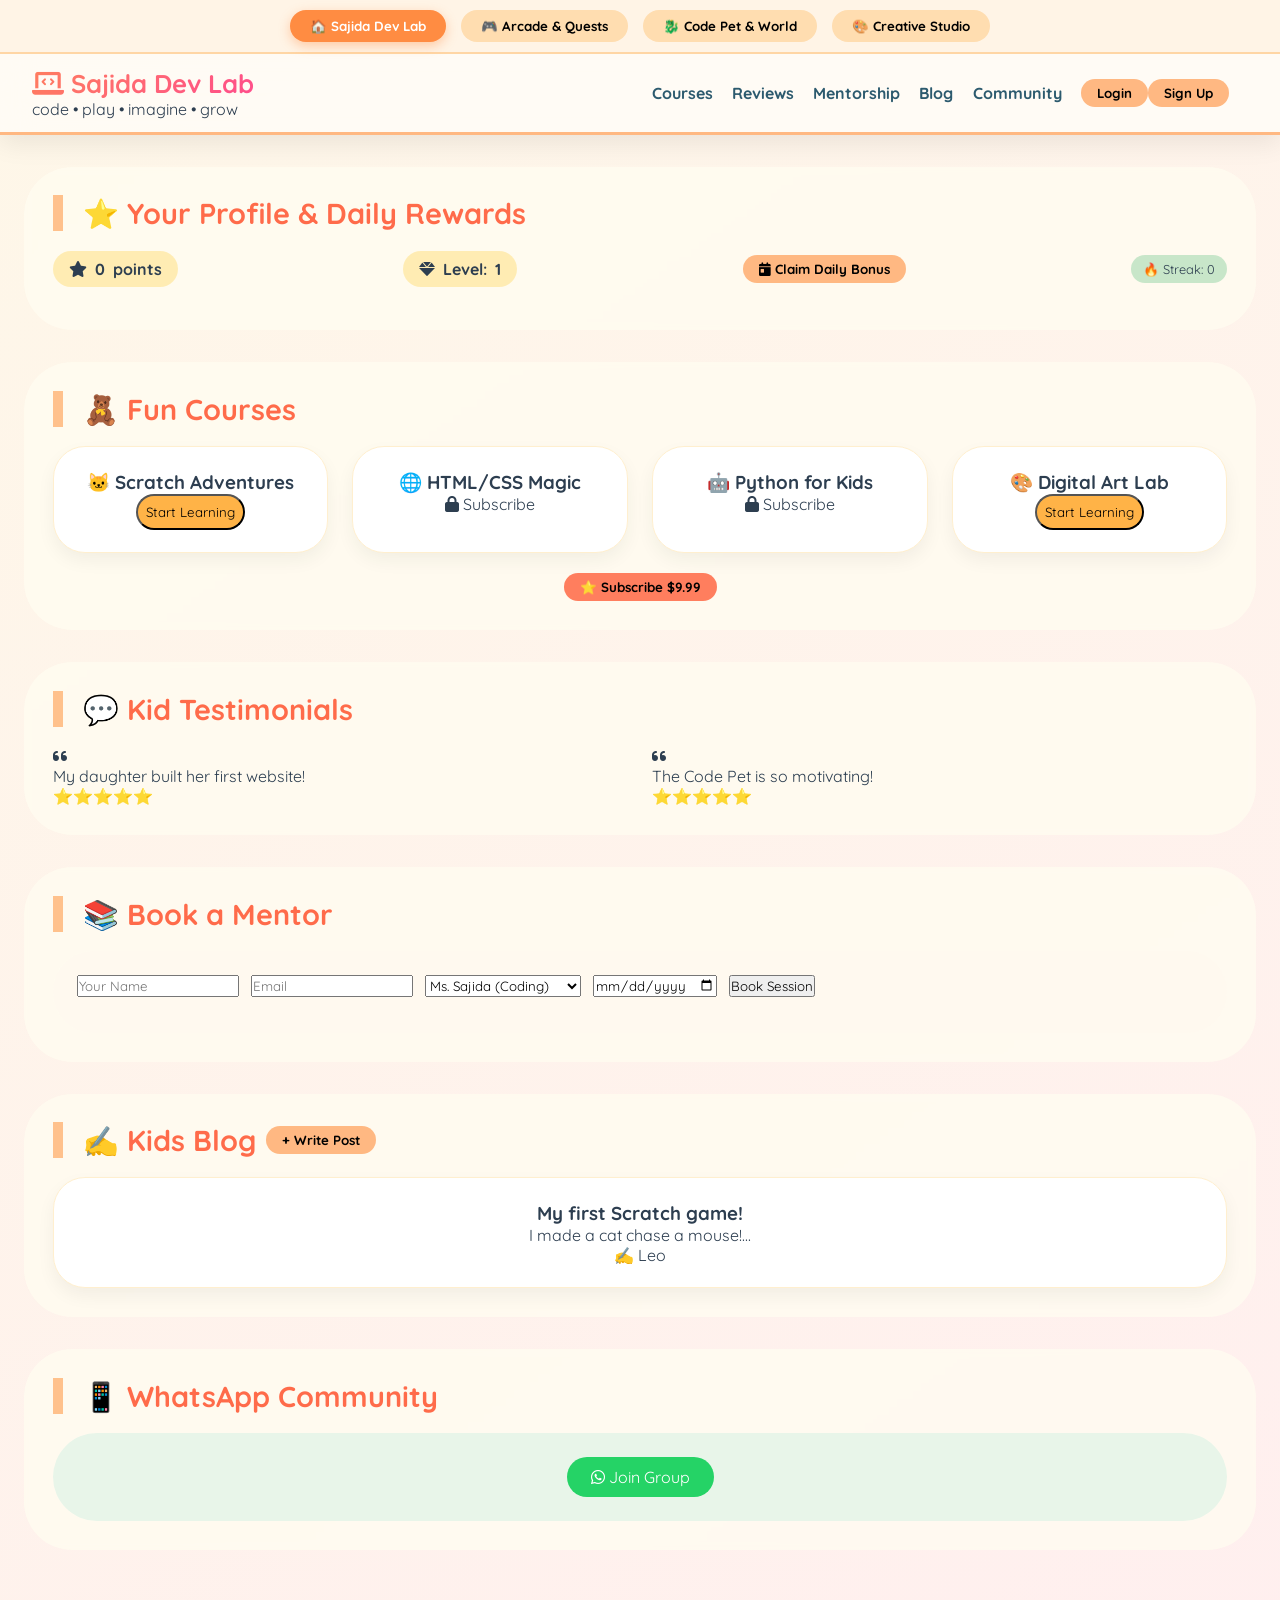
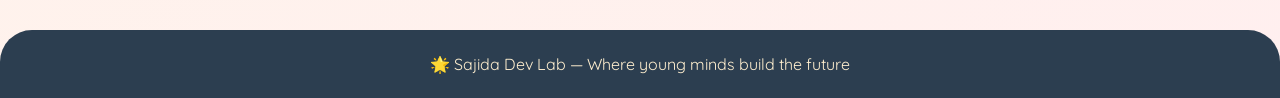
<file: deepseek_html_20260405_3c3c8e.html>
<!DOCTYPE html>
<html lang="en">
<head>
  <meta charset="UTF-8">
  <meta name="viewport" content="width=device-width, initial-scale=1.0, user-scalable=yes">
  <title>Sajida Dev Lab | Ultimate Kids Coding Universe - Full Experience</title>
  <link href="https://fonts.googleapis.com/css2?family=Quicksand:wght@400;500;600;700;800&display=swap" rel="stylesheet">
  <link rel="stylesheet" href="https://cdnjs.cloudflare.com/ajax/libs/font-awesome/6.0.0-beta3/css/all.min.css">
  <style>
    * { margin: 0; padding: 0; box-sizing: border-box; font-family: 'Quicksand', sans-serif; }
    body { background: linear-gradient(145deg, #fef7e8 0%, #ffefef 100%); color: #2d3e50; scroll-behavior: smooth; }
    .site-switcher { background: #fff4e6; padding: 10px 20px; display: flex; justify-content: center; gap: 15px; border-bottom: 2px solid #ffd6a5; position: sticky; top: 0; z-index: 200; flex-wrap: wrap; }
    .site-btn { background: #ffddb0; border: none; padding: 8px 20px; border-radius: 60px; font-weight: bold; cursor: pointer; transition: 0.2s; }
    .site-btn.active { background: #ff8c42; color: white; box-shadow: 0 4px 12px #ff8c4266; }
    .website-container { display: block; }
    .hidden-website { display: none; }
    .navbar { background: rgba(255, 251, 245, 0.96); backdrop-filter: blur(16px); padding: 0.8rem 2rem; display: flex; flex-wrap: wrap; justify-content: space-between; align-items: center; box-shadow: 0 8px 25px rgba(0,0,0,0.08); border-bottom: 3px solid #ffb882; }
    .logo h1 { font-size: 1.6rem; font-weight: 800; background: linear-gradient(135deg, #ff7e5e, #ff4d8c); -webkit-background-clip: text; background-clip: text; color: transparent; }
    .nav-links { display: flex; gap: 1.2rem; align-items: center; flex-wrap: wrap; }
    .nav-links a { text-decoration: none; font-weight: 700; color: #2c5a6e; }
    .btn-sm { background: #ffb882; border: none; padding: 6px 16px; border-radius: 40px; font-weight: bold; cursor: pointer; transition: 0.2s; }
    .container { max-width: 1300px; margin: 0 auto; padding: 2rem 1.5rem; }
    section { background: rgba(255,252,240,0.75); border-radius: 48px; padding: 1.8rem; margin-bottom: 2rem; backdrop-filter: blur(3px); }
    h2 { font-size: 1.8rem; color: #ff6b4a; border-left: 10px solid #ffc18c; padding-left: 20px; margin-bottom: 1.2rem; display: flex; align-items: center; gap: 10px; flex-wrap: wrap; }
    .card-grid { display: grid; grid-template-columns: repeat(auto-fit, minmax(260px, 1fr)); gap: 1.5rem; }
    .game-card, .course-card, .blog-card, .pet-card, .challenge-card { background: white; border-radius: 32px; padding: 1.4rem; transition: 0.2s; box-shadow: 0 8px 18px rgba(0,0,0,0.05); border: 1px solid #ffefcf; text-align: center; }
    .play-btn { background: #ff9f4a; margin-top: 12px; padding: 8px 20px; border-radius: 60px; display: inline-block; cursor: pointer; font-weight: bold; border: none; }
    .modal { display: none; position: fixed; top: 0; left: 0; width: 100%; height: 100%; background: rgba(0,0,0,0.6); align-items: center; justify-content: center; z-index: 1000; }
    .modal-content { background: white; padding: 2rem; border-radius: 48px; width: 90%; max-width: 400px; text-align: center; }
    .close-modal { float: right; font-size: 26px; cursor: pointer; }
    footer { background: #2c3e50; color: #ffefcf; text-align: center; padding: 1.5rem; border-radius: 32px 32px 0 0; margin-top: 1rem; }
    .toast { position: fixed; bottom: 20px; right: 20px; background: #2c6e2f; color: white; padding: 12px 24px; border-radius: 60px; z-index: 1100; font-weight: bold; }
    .badge-sub { background: gold; border-radius: 30px; padding: 2px 12px; font-size: 0.7rem; margin-left: 8px; }
    .points-display { background: #ffecb3; border-radius: 40px; padding: 8px 16px; display: inline-flex; align-items: center; gap: 8px; font-weight: bold; }
    .progress-bar { height: 12px; background: #ffddb0; border-radius: 20px; overflow: hidden; margin: 8px 0; }
    .progress-fill { height: 100%; background: #ff8c42; width: 0%; transition: width 0.3s; }
    .daily-badge { background: #c8e6c9; border-radius: 30px; padding: 6px 12px; font-size: 0.8rem; }
    .quest-item { background: #faf0e6; border-radius: 30px; padding: 12px; margin: 8px 0; display: flex; justify-content: space-between; align-items: center; }
    @media (max-width: 700px) { .navbar { flex-direction: column; gap: 10px; } .site-switcher { gap: 8px; } .site-btn { padding: 5px 12px; font-size: 0.8rem; } }
  </style>
</head>
<body>

<div class="site-switcher">
  <button class="site-btn active" id="btnMainSite">🏠 Sajida Dev Lab</button>
  <button class="site-btn" id="btnArcadeSite">🎮 Arcade & Quests</button>
  <button class="site-btn" id="btnCreatureSite">🐉 Code Pet & World</button>
  <button class="site-btn" id="btnCreativeSite">🎨 Creative Studio</button>
</div>

<!-- ==================== MAIN WEBSITE ==================== -->
<div id="mainWebsite" class="website-container">
  <nav class="navbar"><div class="logo"><h1><i class="fas fa-laptop-code"></i> Sajida Dev Lab</h1><p>code • play • imagine • grow</p></div>
  <div class="nav-links"><a href="#courses-main">Courses</a><a href="#testimonials-main">Reviews</a><a href="#mentorship-main">Mentorship</a><a href="#blog-main">Blog</a><a href="#community-main">Community</a>
  <div class="auth-buttons" id="authButtonsMain"><button class="btn-sm" id="loginBtnMain">Login</button><button class="btn-sm" id="signupBtnMain">Sign Up</button></div>
  <div id="userStatusMain" style="font-weight:bold;"></div></div></nav>
  <div class="container">
    <section><h2>⭐ Your Profile & Daily Rewards</h2><div style="display:flex; justify-content:space-between; align-items:center; flex-wrap:wrap; gap:15px;"><div class="points-display"><i class="fas fa-star"></i> <span id="userPointsDisplay">0</span> points</div><div class="points-display"><i class="fas fa-gem"></i> Level: <span id="userLevelSpan">1</span></div><button id="claimDailyBtn" class="btn-sm"><i class="fas fa-calendar-day"></i> Claim Daily Bonus</button><div id="streakBadge" class="daily-badge">🔥 Streak: 0</div></div><div id="activeQuestsMain" style="margin-top:15px;"></div></section>
    <section id="courses-main"><h2>🧸 Fun Courses</h2><div class="card-grid" id="coursesGridMain"></div><div style="text-align:center; margin-top:20px;"><button id="showSubscribeModalMain" class="btn-sm" style="background:#ff7e5e;">⭐ Subscribe $9.99</button></div></section>
    <section id="testimonials-main"><h2>💬 Kid Testimonials</h2><div class="card-grid" id="testimonialsMain"></div></section>
    <section id="mentorship-main"><h2>📚 Book a Mentor</h2><div style="background:#fff9ef; border-radius:40px; padding:1.5rem;"><div style="display:flex; gap:12px; flex-wrap:wrap;"><input type="text" id="studentName" placeholder="Your Name"><input type="email" id="studentEmail" placeholder="Email"><select id="mentorSelect"><option>Ms. Sajida (Coding)</option><option>Mr. Robo (Game Dev)</option><option>Dr. Pixel (Art)</option></select><input type="date" id="bookingDate"><button id="bookMentorBtnMain">Book Session</button></div><div id="bookingMsgMain" style="margin-top:12px;"></div></div></section>
    <section id="blog-main"><h2>✍️ Kids Blog <button id="openBlogModalMain" class="btn-sm">+ Write Post</button></h2><div class="card-grid" id="blogPostsMain"></div></section>
    <section id="community-main"><h2>📱 WhatsApp Community</h2><div style="text-align:center; background:#e8f5e9; border-radius:48px; padding:1.5rem;"><a href="#" id="whatsappLinkMain" style="background:#25D366; color:white; padding:10px 24px; border-radius:60px; text-decoration:none; display:inline-block;"><i class="fab fa-whatsapp"></i> Join Group</a><p id="waMsgMain"></p></div></section>
  </div>
  <footer><p>🌟 Sajida Dev Lab — Where young minds build the future</p></footer>
</div>

<!-- ==================== ARCADE & QUESTS ==================== -->
<div id="arcadeWebsite" class="website-container hidden-website">
  <nav class="navbar" style="background: #ffe5d9;"><div class="logo"><h1><i class="fas fa-gamepad"></i> Arcade & Quests</h1><p>play • earn • level up</p></div>
  <div class="nav-links"><a href="#games">🎮 Games</a><a href="#quiz">🧠 Quiz</a><a href="#leaderboard">🏆 Leaderboard</a><div id="userStatusArcade"></div><button class="btn-sm" id="goToMainFromArcade">🏠 Back</button></div></nav>
  <div class="container">
    <section><h2><i class="fas fa-coins"></i> Arcade Points: <span id="arcadePointsSpan">0</span> &nbsp;|&nbsp; <i class="fas fa-tasks"></i> Quests Completed: <span id="questCountSpan">0</span></h2></section>
    <section id="games"><h2><i class="fas fa-joystick"></i> Mini Games</h2><div class="card-grid" id="gamesGrid"></div></section>
    <section id="quiz"><h2><i class="fas fa-brain"></i> Daily Coding Quiz (+25 points)</h2><div style="background:white; border-radius:40px; padding:1.5rem;"><p id="quizQuestion" style="font-weight:bold;"></p><div id="quizOptions"></div><button id="submitQuiz" class="btn-sm">Submit Answer</button><p id="quizFeedback"></p></div></section>
    <section id="quests"><h2><i class="fas fa-scroll"></i> Active Quests</h2><div id="questsList"></div></section>
    <section id="leaderboard"><h2><i class="fas fa-trophy"></i> Global Leaderboard</h2><div id="leaderboardList" style="background:white; border-radius:40px; padding:1.5rem;"></div></section>
  </div>
  <footer><p>🎮 Complete quests, play games, and climb the ranks!</p></footer>
</div>

<!-- ==================== CODE PET & WORLD ==================== -->
<div id="creatureWebsite" class="website-container hidden-website">
  <nav class="navbar" style="background: #e8f0fe;"><div class="logo"><h1><i class="fas fa-dragon"></i> Code Pet World</h1><p>feed • play • evolve</p></div>
  <div class="nav-links"><a href="#pet">🐾 My Pet</a><a href="#shop">🛒 Shop</a><a href="#inventory">🎒 Inventory</a><div id="userStatusPet"></div><button class="btn-sm" id="goToMainFromPet">🏠 Back</button></div></nav>
  <div class="container">
    <section id="pet"><h2><i class="fas fa-heart"></i> Your Code Pet: <span id="petNameSpan">Pixel</span> <span id="petEvolutionSpan"></span></h2>
      <div class="pet-card"><i id="petIcon" class="fas fa-dragon" style="font-size:4rem;"></i>
        <div class="pet-status"><p>❤️ Happiness: <span id="petHappiness">50</span>%</p><div class="progress-bar"><div id="happinessFill" class="progress-fill" style="width:50%"></div></div>
        <p>⚡ Energy: <span id="petEnergy">50</span>%</p><div class="progress-bar"><div id="energyFill" class="progress-fill" style="width:50%"></div></div>
        <p>⭐ Level: <span id="petLevel">1</span> | ✨ Evolution: <span id="petForm">Baby Dragon</span></p></div>
        <div style="display:flex; gap:10px; justify-content:center; margin-top:15px; flex-wrap:wrap;"><button id="feedPetBtn" class="btn-sm"><i class="fas fa-apple-alt"></i> Feed (+10 happy)</button><button id="playPetBtn" class="btn-sm"><i class="fas fa-gamepad"></i> Play (+5 happy, -5 energy)</button><button id="trainPetBtn" class="btn-sm"><i class="fas fa-code"></i> Code Lesson (+15 happy, +10 pts)</button><button id="restPetBtn" class="btn-sm"><i class="fas fa-bed"></i> Rest (+20 energy)</button></div>
      </div>
    </section>
    <section id="shop"><h2><i class="fas fa-store"></i> Point Shop</h2><div class="card-grid"><div class="game-card"><h3>✨ Magic Hat</h3><p>+25 happiness</p><button class="buy-item" data-cost="60" data-type="hat">Buy 60 pts</button></div><div class="game-card"><h3>🍎 Golden Apple</h3><p>+30 energy</p><button class="buy-item" data-cost="50" data-type="apple">Buy 50 pts</button></div><div class="game-card"><h3>🏠 Cozy Nest</h3><p>Permanent +5 daily happiness</p><button class="buy-item" data-cost="120" data-type="nest">Buy 120 pts</button></div></div></section>
    <section id="inventory"><h2><i class="fas fa-backpack"></i> Your Items</h2><div id="inventoryList" style="background:white; border-radius:40px; padding:1.5rem; min-height:100px;"></div></section>
  </div>
  <footer><p>🐉 Your pet evolves as you code and earn points across all worlds!</p></footer>
</div>

<!-- ==================== CREATIVE STUDIO ==================== -->
<div id="creativeWebsite" class="website-container hidden-website">
  <nav class="navbar" style="background: #f3e5f5;"><div class="logo"><h1><i class="fas fa-palette"></i> Creative Studio</h1><p>draw • music • share</p></div>
  <div class="nav-links"><a href="#pixel">🎨 Pixel Art</a><a href="#music">🎵 Music Maker</a><a href="#story">📖 Story Studio</a><div id="userStatusCreative"></div><button class="btn-sm" id="goToMainFromCreative">🏠 Back</button></div></nav>
  <div class="container">
    <section id="pixel"><h2><i class="fas fa-paintbrush"></i> Pixel Art Creator</h2><div style="background:white; border-radius:40px; padding:1.5rem; text-align:center;"><canvas id="pixelCanvas" width="200" height="200" style="border:2px solid #ffb882; background:white; margin:10px; cursor:crosshair;"></canvas><br><div><input type="color" id="pixelColor" value="#ff6b4a"><button id="clearCanvas" class="btn-sm">Clear</button><button id="saveArtBtn" class="btn-sm">Save Art (+10 pts)</button></div><p>Click on grid to draw! Save to earn points and unlock pet items.</p></div></section>
    <section id="music"><h2><i class="fas fa-music"></i> Beat Maker</h2><div style="background:white; border-radius:40px; padding:1.5rem; text-align:center;"><div><button class="drum-btn" data-sound="boom">🥁 Boom</button><button class="drum-btn" data-sound="clap">👏 Clap</button><button class="drum-btn" data-sound="hihat">🎵 Hi-hat</button><button class="drum-btn" data-sound="kick">🥾 Kick</button></div><button id="composeRewardBtn" class="btn-sm" style="margin-top:15px;">✨ Compose & Earn (+5 pts)</button><p id="musicFeedback"></p></div></section>
    <section id="story"><h2><i class="fas fa-book-open"></i> Story Studio</h2><div style="background:white; border-radius:40px; padding:1.5rem;"><textarea id="storyInput" rows="3" placeholder="Write a short coding adventure story..." style="width:100%; border-radius:20px; padding:12px;"></textarea><button id="publishStoryBtn" class="btn-sm">Publish Story (+15 pts)</button><div id="recentStories" style="margin-top:15px;"></div></div></section>
  </div>
  <footer><p>🎨 Unleash your creativity and earn rewards for your Code Pet!</p></footer>
</div>

<!-- Shared Modals -->
<div id="loginModal" class="modal"><div class="modal-content"><span class="close-modal" id="closeLogin">&times;</span><h3>Login</h3><input type="text" id="loginUsername" placeholder="Username"><input type="password" id="loginPassword" placeholder="Password"><button id="doLoginBtn">Login</button><p>Demo: kid / 123</p></div></div>
<div id="signupModal" class="modal"><div class="modal-content"><span class="close-modal" id="closeSignup">&times;</span><h3>Sign Up</h3><input type="text" id="signupName" placeholder="Full name"><input type="email" id="signupEmail" placeholder="Email"><input type="password" id="signupPass" placeholder="Password"><button id="doSignupBtn">Create</button></div></div>
<div id="subscribeModal" class="modal"><div class="modal-content"><span class="close-modal" id="closeSubs">&times;</span><h3>Monthly Subscription</h3><p>Unlock ALL premium courses, exclusive pet skins, extra quests & WhatsApp group.</p><button id="confirmSubscribeBtn">Subscribe $9.99</button></div></div>
<div id="blogModal" class="modal"><div class="modal-content"><span class="close-modal" id="closeBlogModal">&times;</span><h3>Create Blog Post</h3><input type="text" id="blogTitle" placeholder="Title"><textarea id="blogContent" rows="3" placeholder="Share your coding journey..."></textarea><input type="text" id="blogAuthor" placeholder="Name"><button id="saveBlogPostBtn">Publish</button><input type="hidden" id="editBlogId"></div></div>

<script>
  // ==================== GLOBAL STATE ====================
  let currentUser = null;
  let blogPosts = [];
  let userPoints = 0;
  let dailyStreak = 0;
  let lastClaimDate = null;
  let completedQuests = [];
  let inventory = [];
  let petData = { name: "Pixel", happiness: 60, energy: 70, level: 1, evolution: "Baby Dragon", items: [] };
  let stories = [];

  function showToast(msg, isErr = false) { let t = document.createElement('div'); t.className = 'toast'; t.innerHTML = msg; t.style.background = isErr ? '#c0392b' : '#2c6e2f'; document.body.appendChild(t); setTimeout(() => t.remove(), 2500); }
  function addPoints(amount) { userPoints += amount; saveAll(); refreshAllUI(); showToast(`+${amount} points! ✨`); }
  function saveAll() { localStorage.setItem('sajida_universe_full', JSON.stringify({ points: userPoints, streak: dailyStreak, lastClaim: lastClaimDate, pet: petData, inventory: inventory, completedQuests: completedQuests, stories: stories })); localStorage.setItem('sajidaUserFull', JSON.stringify(currentUser)); localStorage.setItem('sajida_blog_full', JSON.stringify(blogPosts)); }
  function loadAll() {
    let stored = localStorage.getItem('sajida_universe_full');
    if(stored) { let data = JSON.parse(stored); userPoints = data.points || 0; dailyStreak = data.streak || 0; lastClaimDate = data.lastClaim; if(data.pet) petData = data.pet; inventory = data.inventory || []; completedQuests = data.completedQuests || []; stories = data.stories || []; }
    let storedUser = localStorage.getItem('sajidaUserFull');
    if(storedUser) { let u = JSON.parse(storedUser); currentUser = { username: u.username, email: u.email, isSubscribed: u.isSubscribed || false }; }
    let storedBlog = localStorage.getItem('sajida_blog_full');
    if(storedBlog) blogPosts = JSON.parse(storedBlog);
    else blogPosts = [{ id:"b1", title:"My first Scratch game!", content:"I made a cat chase a mouse!", author:"Leo", date:new Date().toLocaleDateString() }];
    refreshAllUI();
  }

  function updatePetUI() { let hSpan=document.getElementById('petHappiness'); if(hSpan){ hSpan.innerText=petData.happiness; document.getElementById('petEnergy').innerText=petData.energy; document.getElementById('petLevel').innerText=petData.level; document.getElementById('happinessFill').style.width=petData.happiness+'%'; document.getElementById('energyFill').style.width=petData.energy+'%'; let formSpan=document.getElementById('petForm'); if(petData.level>=5) { petData.evolution="Fire Dragon"; if(formSpan) formSpan.innerText="Fire Dragon"; document.getElementById('petIcon').className="fas fa-dragon"; } else if(petData.level>=3) { petData.evolution="Winged Dragon"; if(formSpan) formSpan.innerText="Winged Dragon"; } else { petData.evolution="Baby Dragon"; if(formSpan) formSpan.innerText="Baby Dragon"; } if(petData.happiness>=100) levelUpPet(); } }
  function levelUpPet() { if(petData.happiness>=100) { petData.level++; petData.happiness = 50; petData.energy = 80; addPoints(20); showToast(`🎉 Your Code Pet evolved to level ${petData.level}!`); saveAll(); updatePetUI(); } }
  function modifyPet(stat, delta) { if(stat==='happiness') petData.happiness = Math.min(100, Math.max(0, petData.happiness+delta)); if(stat==='energy') petData.energy = Math.min(100, Math.max(0, petData.energy+delta)); saveAll(); updatePetUI(); if(petData.happiness>=100) levelUpPet(); }
  function claimDaily() { let today = new Date().toDateString(); if(lastClaimDate === today) { showToast("Already claimed today!", true); return; } let bonus = 20 + (dailyStreak * 5); addPoints(bonus); if(lastClaimDate && new Date(lastClaimDate).getTime() + 86400000 === new Date(today).getTime()) dailyStreak++; else dailyStreak = 1; lastClaimDate = today; saveAll(); refreshAllUI(); showToast(`Daily bonus: ${bonus} points! Streak: ${dailyStreak}`); }

  // Quests system
  let quests = [
    { id: "q1", name: "Complete a Coding Quiz", reward: 30, condition: ()=>true, completed: false },
    { id: "q2", name: "Play Tic Tac Toe", reward: 20, condition: ()=>true, completed: false },
    { id: "q3", name: "Feed your Code Pet", reward: 15, condition: ()=>true, completed: false },
    { id: "q4", name: "Publish a Blog Post", reward: 25, condition: ()=>true, completed: false }
  ];
  function completeQuest(questId) { if(!completedQuests.includes(questId)) { completedQuests.push(questId); addPoints(quests.find(q=>q.id===questId).reward); showToast(`Quest complete! +${quests.find(q=>q.id===questId).reward} pts`); saveAll(); refreshAllUI(); } }
  function renderQuests() { let qDiv=document.getElementById('questsList'); if(!qDiv) return; qDiv.innerHTML=quests.map(q=>`<div class="quest-item">${q.name} (+${q.reward} pts) ${completedQuests.includes(q.id)?'✅ Done':'<button class="btn-sm complete-quest-btn" data-id="'+q.id+'">Complete</button>'}</div>`).join(''); document.querySelectorAll('.complete-quest-btn').forEach(btn=>btn.addEventListener('click',()=>completeQuest(btn.getAttribute('data-id')))); }

  // Quiz
  const quizQA = { question: "What is the correct way to create a comment in Python?", options: ["// comment", "# comment", "<!-- comment -->"], correct: 1 };
  function loadQuiz() { let optsDiv=document.getElementById('quizOptions'); if(optsDiv){ document.getElementById('quizQuestion').innerText=quizQA.question; optsDiv.innerHTML=quizQA.options.map((opt,idx)=>`<label style="display:block;"><input type="radio" name="quiz" value="${idx}"> ${opt}</label>`).join(''); } }
  function submitQuiz() { let selected = document.querySelector('input[name="quiz"]:checked'); if(!selected){ showToast("Pick an answer!",true); return; } if(parseInt(selected.value)===quizQA.correct) { addPoints(25); document.getElementById('quizFeedback').innerHTML="✅ Correct! +25 points!"; completeQuest('q1'); } else { document.getElementById('quizFeedback').innerHTML="❌ Try again! Hint: Python uses # for comments."; } }

  // Tic Tac Toe
  let ticBoard = ['','','','','','','','','']; let currentPlayer = 'X'; let gameActive = true;
  function renderTicTacToe() { let boardDiv=document.getElementById('ticTacToeBoard'); if(!boardDiv) return; boardDiv.innerHTML=`<div style="display:grid; grid-template-columns:repeat(3,70px); gap:8px; justify-content:center;">${ticBoard.map((val,idx)=>`<button class="tic-cell" data-idx="${idx}" style="width:70px;height:70px;font-size:2rem;background:#ffefcf;border-radius:20px;">${val}</button>`).join('')}</div><p id="gameStatus">Player X turn</p><button id="resetTicBtn" class="btn-sm">Reset Game</button>`; document.querySelectorAll('.tic-cell').forEach(btn=>btn.addEventListener('click',(e)=>{ let idx=btn.getAttribute('data-idx'); if(!gameActive || ticBoard[idx]!=='') return; ticBoard[idx]=currentPlayer; btn.innerText=currentPlayer; let win = checkWinTic(); if(win) { showToast(`Player ${currentPlayer} wins! +15 points`); addPoints(15); completeQuest('q2'); gameActive=false; document.getElementById('gameStatus').innerText=`${currentPlayer} wins!`; } else if(ticBoard.every(cell=>cell!=='')){ showToast("It's a tie!"); gameActive=false; document.getElementById('gameStatus').innerText="Tie!"; } else { currentPlayer = currentPlayer==='X'?'O':'X'; document.getElementById('gameStatus').innerText=`Player ${currentPlayer} turn`; } })); document.getElementById('resetTicBtn')?.addEventListener('click',()=>{ ticBoard=['','','','','','','','','']; currentPlayer='X'; gameActive=true; renderTicTacToe(); }); }
  function checkWinTic() { const wins=[[0,1,2],[3,4,5],[6,7,8],[0,3,6],[1,4,7],[2,5,8],[0,4,8],[2,4,6]]; return wins.some(win=>win.every(idx=>ticBoard[idx]===currentPlayer)); }

  // Pixel Canvas
  function initPixelCanvas() { let canvas=document.getElementById('pixelCanvas'); if(!canvas) return; canvas.width=200; canvas.height=200; let ctx=canvas.getContext('2d'); ctx.fillStyle='white'; ctx.fillRect(0,0,200,200); for(let i=0;i<10;i++) for(let j=0;j<10;j++){ ctx.strokeStyle='#ddd'; ctx.strokeRect(i*20,j*20,20,20); } canvas.addEventListener('click',(e)=>{ let rect=canvas.getBoundingClientRect(); let scaleX=canvas.width/rect.width; let scaleY=canvas.height/rect.height; let x=(e.clientX-rect.left)*scaleX; let y=(e.clientY-rect.top)*scaleY; let gridX=Math.floor(x/20); let gridY=Math.floor(y/20); if(gridX>=0 && gridX<10 && gridY>=0 && gridY<10){ ctx.fillStyle=document.getElementById('pixelColor').value; ctx.fillRect(gridX*20,gridY*20,20,20); ctx.strokeStyle='#aaa'; ctx.strokeRect(gridX*20,gridY*20,20,20); } }); document.getElementById('clearCanvas')?.addEventListener('click',()=>{ ctx.fillStyle='white'; ctx.fillRect(0,0,200,200); for(let i=0;i<10;i++) for(let j=0;j<10;j++){ ctx.strokeStyle='#ddd'; ctx.strokeRect(i*20,j*20,20,20); } }); document.getElementById('saveArtBtn')?.addEventListener('click',()=>{ addPoints(10); showToast("Art saved! +10 points!"); }); }

  // Drum machine
  function initDrums() { document.querySelectorAll('.drum-btn').forEach(btn=>{ btn.addEventListener('click',()=>{ let sound=btn.getAttribute('data-sound'); let audioContext=new (window.AudioContext||window.webkitAudioContext)(); let oscillator=audioContext.createOscillator(); let gain=audioContext.createGain(); oscillator.connect(gain); gain.connect(audioContext.destination); oscillator.type='sine'; oscillator.frequency.value= sound==='boom'?200:sound==='clap'?400:sound==='hihat'?800:150; gain.gain.value=0.2; oscillator.start(); gain.gain.exponentialRampToValueAtTime(0.00001, audioContext.currentTime+0.5); }); }); document.getElementById('composeRewardBtn')?.addEventListener('click',()=>{ addPoints(5); document.getElementById('musicFeedback').innerHTML="🎵 Nice beat! +5 points!"; }); }

  // Story studio
  function renderStories() { let storyDiv=document.getElementById('recentStories'); if(storyDiv) storyDiv.innerHTML=stories.slice(-3).map(s=>`<div style="background:#faf0e6; border-radius:20px; padding:10px; margin:5px;"><strong>${s.title}</strong><p>${s.content.substring(0,80)}...</p><small>by ${s.author}</small></div>`).join(''); }
  function publishStory() { let title=prompt("Story title:"); let content=document.getElementById('storyInput').value; if(!title||!content){ showToast("Need title and story!",true); return; } stories.unshift({ id:Date.now(), title, content, author:currentUser?currentUser.username:"Guest", date:new Date().toLocaleDateString() }); addPoints(15); document.getElementById('storyInput').value=''; saveAll(); renderStories(); showToast("Story published! +15 points"); }

  function renderCoursesMain() { let container=document.getElementById('coursesGridMain'); if(!container) return; const courses=[{title:"🐱 Scratch Adventures",type:"free"},{title:"🌐 HTML/CSS Magic",type:"premium"},{title:"🤖 Python for Kids",type:"premium"},{title:"🎨 Digital Art Lab",type:"free"}]; container.innerHTML=courses.map(c=>`<div class="course-card"><h3>${c.title}</h3>${(c.type==='premium' && (!currentUser||!currentUser.isSubscribed))?'<div><i class="fas fa-lock"></i> Subscribe</div>':'<button class="btn-enroll" style="background:#ffb347; padding:8px; border-radius:40px;">Start Learning</button>'}</div>`).join(''); }
  function renderTestimonialsMain() { let tDiv=document.getElementById('testimonialsMain'); if(tDiv) tDiv.innerHTML=`<div class="testimonial-card"><i class="fas fa-quote-left"></i><p>My daughter built her first website!</p><h4>⭐⭐⭐⭐⭐</h4></div><div class="testimonial-card"><i class="fas fa-quote-left"></i><p>The Code Pet is so motivating!</p><h4>⭐⭐⭐⭐⭐</h4></div>`; }
  function renderBlogMain() { let container=document.getElementById('blogPostsMain'); if(!container) return; container.innerHTML=blogPosts.map(p=>`<div class="blog-card"><h3>${p.title}</h3><p>${p.content.substring(0,80)}...</p><div>✍️ ${p.author}</div>${currentUser?`<div><button class="edit-blog-btn" data-id="${p.id}">Edit</button> <button class="del-blog-btn" data-id="${p.id}">Del</button></div>`:''}</div>`).join(''); attachBlogEvents(); }
  function attachBlogEvents(){ document.querySelectorAll('.edit-blog-btn').forEach(btn=>btn.addEventListener('click',()=>{ let id=btn.getAttribute('data-id'); let post=blogPosts.find(p=>p.id===id); if(post){ document.getElementById('blogTitle').value=post.title; document.getElementById('blogContent').value=post.content; document.getElementById('blogAuthor').value=post.author; document.getElementById('editBlogId').value=post.id; document.getElementById('blogModal').style.display='flex'; } })); document.querySelectorAll('.del-blog-btn').forEach(btn=>btn.addEventListener('click',()=>{ let id=btn.getAttribute('data-id'); if(confirm('Delete?')){ blogPosts=blogPosts.filter(p=>p.id!==id); saveAll(); renderBlogMain(); showToast("Deleted"); } })); }
  function saveBlogPost(){ let title=document.getElementById('blogTitle').value.trim(); let content=document.getElementById('blogContent').value.trim(); let author=document.getElementById('blogAuthor').value.trim()||"Coder"; let editId=document.getElementById('editBlogId').value; if(!title||!content){ showToast("Fill fields",true); return; } if(editId){ let idx=blogPosts.findIndex(p=>p.id===editId); if(idx!==-1){ blogPosts[idx]={...blogPosts[idx], title, content, author, date:new Date().toLocaleDateString()}; saveAll(); renderBlogMain(); showToast("Updated!"); completeQuest('q4'); } }else{ let newPost={ id:Date.now().toString(), title, content, author, date:new Date().toLocaleDateString() }; blogPosts.unshift(newPost); saveAll(); renderBlogMain(); showToast("Posted!"); completeQuest('q4'); } closeBlogModal(); }

  function refreshAllUI() {
    renderCoursesMain(); renderTestimonialsMain(); renderBlogMain(); renderTicTacToe(); renderQuests(); renderStories(); initDrums();
    document.getElementById('userPointsDisplay') && (document.getElementById('userPointsDisplay').innerText = userPoints);
    document.getElementById('arcadePointsSpan') && (document.getElementById('arcadePointsSpan').innerText = userPoints);
    document.getElementById('streakBadge') && (document.getElementById('streakBadge').innerHTML = `🔥 Streak: ${dailyStreak}`);
    document.getElementById('questCountSpan') && (document.getElementById('questCountSpan').innerText = completedQuests.length);
    document.getElementById('userLevelSpan') && (document.getElementById('userLevelSpan').innerText = Math.floor(userPoints/100)+1);
    if(currentUser) {
      document.getElementById('authButtonsMain') && (document.getElementById('authButtonsMain').style.display='none');
      document.getElementById('userStatusMain').innerHTML = `👋 ${currentUser.username} ${currentUser.isSubscribed?'⭐ Sub':''} <button id="logoutGlobalBtn" class="btn-sm">Logout</button>`;
      document.getElementById('userStatusArcade') && (document.getElementById('userStatusArcade').innerHTML = `🎮 ${currentUser.username}`);
      document.getElementById('userStatusPet') && (document.getElementById('userStatusPet').innerHTML = `🐉 ${currentUser.username}`);
      document.getElementById('userStatusCreative') && (document.getElementById('userStatusCreative').innerHTML = `🎨 ${currentUser.username}`);
      document.getElementById('logoutGlobalBtn')?.addEventListener('click',logout);
      let waLink=document.getElementById('whatsappLinkMain'); if(waLink && currentUser.isSubscribed) { waLink.href="https://chat.whatsapp.com/KidsLabUniverse"; waLink.style.opacity="1"; document.getElementById('waMsgMain').innerHTML="✅ Subscriber: Click to join!"; }
      else if(waLink) { waLink.href="javascript:void(0)"; waLink.onclick=(e)=>{ e.preventDefault(); showToast("Subscribe to join WhatsApp!",true); }; }
      let bookBtn=document.getElementById('bookMentorBtnMain'); if(bookBtn) bookBtn.disabled = !currentUser.isSubscribed;
    } else {
      document.getElementById('authButtonsMain') && (document.getElementById('authButtonsMain').style.display='flex');
      document.getElementById('userStatusMain').innerHTML = '';
    }
    updatePetUI();
    let invDiv=document.getElementById('inventoryList'); if(invDiv) invDiv.innerHTML=inventory.length?inventory.map(i=>`<span class="daily-badge">${i}</span>`).join(' '):"<p>No items yet. Visit the shop!</p>";
    document.getElementById('petNameSpan') && (document.getElementById('petNameSpan').innerText = petData.name);
  }
  function logout() { currentUser=null; localStorage.removeItem('sajidaUserFull'); refreshAllUI(); showToast("Logged out"); }

  // Event handlers
  document.getElementById('claimDailyBtn')?.addEventListener('click',claimDaily);
  document.getElementById('feedPetBtn')?.addEventListener('click',()=>{ modifyPet('happiness',10); completeQuest('q3'); });
  document.getElementById('playPetBtn')?.addEventListener('click',()=>{ modifyPet('happiness',5); modifyPet('energy',-5); });
  document.getElementById('trainPetBtn')?.addEventListener('click',()=>{ modifyPet('happiness',8); addPoints(10); });
  document.getElementById('restPetBtn')?.addEventListener('click',()=>modifyPet('energy',20));
  document.querySelectorAll('.buy-item').forEach(btn=>btn.addEventListener('click',(e)=>{ let cost=parseInt(btn.getAttribute('data-cost')); let type=btn.getAttribute('data-type'); if(userPoints>=cost){ addPoints(-cost); if(type==='hat') modifyPet('happiness',25); if(type==='apple') modifyPet('energy',30); if(type==='nest') { inventory.push("Cozy Nest"); showToast("Nest purchased! +5 daily happiness"); modifyPet('happiness',5); } saveAll(); refreshAllUI(); } else showToast("Not enough points!",true); }));
  document.getElementById('submitQuiz')?.addEventListener('click',submitQuiz);
  document.getElementById('openBlogModalMain')?.addEventListener('click',()=>{ if(!currentUser){ showToast("Login first",true); return; } document.getElementById('blogTitle').value=''; document.getElementById('blogContent').value=''; document.getElementById('blogAuthor').value=currentUser.username; document.getElementById('editBlogId').value=''; document.getElementById('blogModal').style.display='flex'; });
  document.getElementById('saveBlogPostBtn').onclick=saveBlogPost;
  document.getElementById('showSubscribeModalMain')?.addEventListener('click',()=>document.getElementById('subscribeModal').style.display='flex');
  document.getElementById('loginBtnMain')?.addEventListener('click',()=>document.getElementById('loginModal').style.display='flex');
  document.getElementById('signupBtnMain')?.addEventListener('click',()=>document.getElementById('signupModal').style.display='flex');
  document.getElementById('bookMentorBtnMain')?.addEventListener('click',()=>{ if(currentUser?.isSubscribed) showToast("Mentor session booked! Check email."); else showToast("Subscribe to book mentor",true); });
  document.getElementById('publishStoryBtn')?.addEventListener('click',publishStory);

  function closeModals(){ document.querySelectorAll('.modal').forEach(m=>m.style.display='none'); }
  document.getElementById('closeLogin').onclick=closeModals; document.getElementById('closeSignup').onclick=closeModals; document.getElementById('closeSubs').onclick=closeModals; document.getElementById('closeBlogModal').onclick=closeModals;
  window.onclick=(e)=>{ if(e.target.classList.contains('modal')) closeModals(); };
  document.getElementById('doLoginBtn').onclick=()=>{ let uname=document.getElementById('loginUsername').value; let pwd=document.getElementById('loginPassword').value; if(uname==='kid' && pwd==='123'){ currentUser={username:'kid',email:'kid@lab.com',isSubscribed:false}; localStorage.setItem('sajidaUserFull',JSON.stringify(currentUser)); refreshAllUI(); closeModals(); showToast("Logged in!"); } else showToast("Invalid",true); };
  document.getElementById('doSignupBtn').onclick=()=>{ let name=document.getElementById('signupName').value; let email=document.getElementById('signupEmail').value; let pass=document.getElementById('signupPass').value; if(name&&email&&pass){ currentUser={username:name.split(' ')[0],email,isSubscribed:false}; localStorage.setItem('sajidaUserFull',JSON.stringify(currentUser)); refreshAllUI(); closeModals(); showToast("Account created!"); } else showToast("Fill all",true); };
  document.getElementById('confirmSubscribeBtn').onclick=()=>{ if(currentUser){ currentUser.isSubscribed=true; saveAll(); refreshAllUI(); closeModals(); showToast("Subscribed! Thanks!"); } else showToast("Login first",true); };
  document.getElementById('goToMainFromArcade')?.addEventListener('click',()=>switchTo('main'));
  document.getElementById('goToMainFromPet')?.addEventListener('click',()=>switchTo('main'));
  document.getElementById('goToMainFromCreative')?.addEventListener('click',()=>switchTo('main'));
  function switchTo(site){ document.querySelectorAll('.website-container').forEach(w=>w.classList.add('hidden-website')); document.getElementById(site==='main'?'mainWebsite':site==='arcade'?'arcadeWebsite':site==='pet'?'creatureWebsite':'creativeWebsite').classList.remove('hidden-website'); document.querySelectorAll('.site-btn').forEach(btn=>btn.classList.remove('active')); if(site==='main') document.getElementById('btnMainSite').classList.add('active'); if(site==='arcade') document.getElementById('btnArcadeSite').classList.add('active'); if(site==='pet') document.getElementById('btnCreatureSite').classList.add('active'); if(site==='creative') document.getElementById('btnCreativeSite').classList.add('active'); if(site==='creative') initPixelCanvas(); }
  document.getElementById('btnMainSite').onclick=()=>switchTo('main');
  document.getElementById('btnArcadeSite').onclick=()=>{ switchTo('arcade'); loadQuiz(); };
  document.getElementById('btnCreatureSite').onclick=()=>switchTo('pet');
  document.getElementById('btnCreativeSite').onclick=()=>{ switchTo('creative'); initPixelCanvas(); };
  loadAll();
</script>
</body>
</html>
</file>
<file: style.css>
/* style.css - Shared styles for both websites */
* {
    margin: 0;
    padding: 0;
    box-sizing: border-box;
    font-family: 'Quicksand', sans-serif;
}

/* Theme Variables */
:root {
    --bg-gradient-start: #fef7e8;
    --bg-gradient-end: #ffefef;
    --card-bg: white;
    --primary-color: #ff7e5e;
    --accent: #ff6b4a;
}

body {
    background: linear-gradient(145deg, var(--bg-gradient-start) 0%, var(--bg-gradient-end) 100%);
    color: #2d3e50;
    scroll-behavior: smooth;
}

/* Theme classes */
body.theme-ocean {
    --bg-gradient-start: #e0f2fe;
    --bg-gradient-end: #bae6fd;
    --card-bg: #f0f9ff;
    --primary-color: #0ea5e9;
    --accent: #0284c7;
}

body.theme-forest {
    --bg-gradient-start: #dcfce7;
    --bg-gradient-end: #bbf7d0;
    --card-bg: #f0fdf4;
    --primary-color: #22c55e;
    --accent: #16a34a;
}

body.theme-galaxy {
    --bg-gradient-start: #1e1b4b;
    --bg-gradient-end: #312e81;
    --card-bg: #2d2a5e;
    --primary-color: #c084fc;
    --accent: #a855f7;
    color: #e0e7ff;
}

/* Navbar */
.navbar {
    background: rgba(255, 251, 245, 0.95);
    backdrop-filter: blur(16px);
    padding: 0.8rem 2rem;
    display: flex;
    flex-wrap: wrap;
    justify-content: space-between;
    align-items: center;
    position: sticky;
    top: 0;
    z-index: 100;
    border-bottom: 3px solid var(--primary-color);
}

.logo h1 {
    font-size: 1.8rem;
    font-weight: 800;
    background: linear-gradient(135deg, var(--primary-color), var(--accent));
    -webkit-background-clip: text;
    background-clip: text;
    color: transparent;
}

.nav-links {
    display: flex;
    gap: 1.5rem;
    align-items: center;
    flex-wrap: wrap;
}

.nav-links a {
    text-decoration: none;
    font-weight: 700;
    color: var(--text-color, #2d3e50);
    transition: 0.2s;
}

.nav-links a:hover {
    color: var(--accent);
}

/* Buttons */
.btn-sm {
    background: var(--primary-color);
    border: none;
    padding: 8px 20px;
    border-radius: 40px;
    font-weight: bold;
    cursor: pointer;
    transition: 0.2s;
    color: white;
}

.btn-sm:hover {
    opacity: 0.9;
    transform: scale(0.96);
}

/* Container */
.container {
    max-width: 1300px;
    margin: 0 auto;
    padding: 2rem 1.5rem;
}

/* Sections */
section {
    background: rgba(255, 252, 240, 0.75);
    border-radius: 48px;
    padding: 2rem;
    margin-bottom: 2.5rem;
}

h2 {
    font-size: 2rem;
    font-weight: 800;
    color: var(--accent);
    border-left: 12px solid var(--primary-color);
    padding-left: 22px;
    margin-bottom: 1.5rem;
}

/* Card Grid */
.card-grid {
    display: grid;
    grid-template-columns: repeat(auto-fit, minmax(280px, 1fr));
    gap: 1.8rem;
}

.course-card, .game-card, .blog-card, .testimonial-card {
    background: var(--card-bg);
    border-radius: 32px;
    padding: 1.5rem;
    transition: 0.2s;
    box-shadow: 0 10px 20px rgba(0,0,0,0.05);
    border: 1px solid #ffefcf;
}

.course-card:hover, .game-card:hover, .blog-card:hover {
    transform: translateY(-6px);
}

/* Theme Selector */
.theme-selector {
    display: flex;
    gap: 8px;
    margin-left: 15px;
}

.theme-btn {
    width: 30px;
    height: 30px;
    border-radius: 50%;
    cursor: pointer;
    border: 2px solid white;
}

.theme-sunny { background: linear-gradient(135deg, #fef7e8, #ffefef); }
.theme-ocean-btn { background: linear-gradient(135deg, #e0f2fe, #bae6fd); }
.theme-forest-btn { background: linear-gradient(135deg, #dcfce7, #bbf7d0); }
.theme-galaxy-btn { background: linear-gradient(135deg, #1e1b4b, #312e81); }

/* Modal */
.modal {
    display: none;
    position: fixed;
    top: 0;
    left: 0;
    width: 100%;
    height: 100%;
    background: rgba(0,0,0,0.55);
    align-items: center;
    justify-content: center;
    z-index: 1000;
}

.modal-content {
    background: var(--card-bg);
    padding: 2rem;
    border-radius: 48px;
    width: 90%;
    max-width: 420px;
    text-align: center;
}

/* Toast */
.toast {
    position: fixed;
    bottom: 20px;
    right: 20px;
    background: #2c6e2f;
    color: white;
    padding: 12px 24px;
    border-radius: 60px;
    z-index: 1100;
}

/* Footer */
footer {
    background: #2c3e50;
    color: white;
    text-align: center;
    padding: 1.5rem;
    border-radius: 32px 32px 0 0;
}

/* Responsive */
@media (max-width: 760px) {
    .navbar { flex-direction: column; gap: 12px; }
    h2 { font-size: 1.5rem; }
}
</file>
